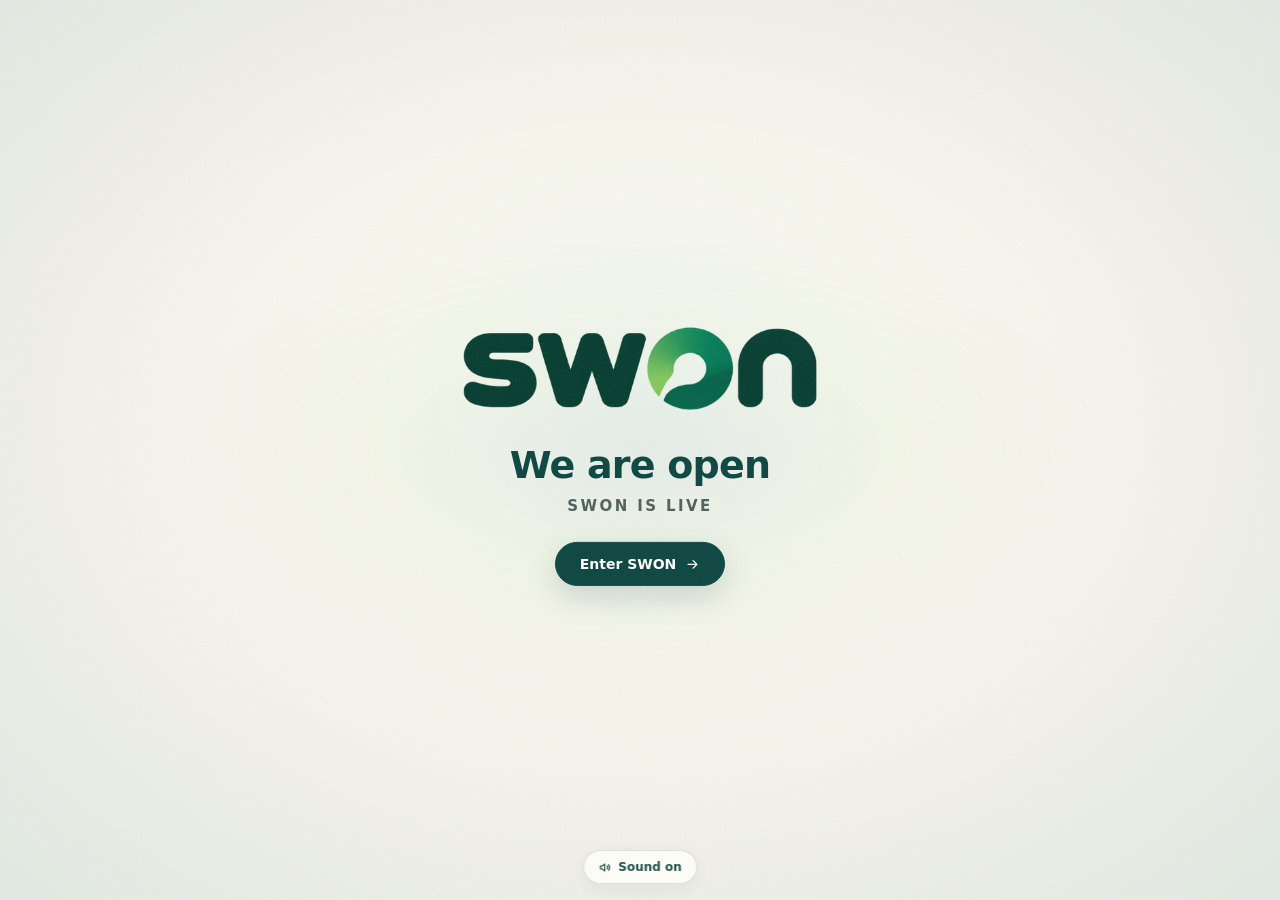
<file: swon_grand_opening.html>
<!doctype html>
<html lang="en">
<head>
<meta charset="utf-8">
<script>
(function () {
  var standalone = (window.matchMedia && window.matchMedia('(display-mode: standalone)').matches) || window.navigator.standalone === true;
  if (standalone) { location.replace('./home'); }
})();
</script>
<meta name="viewport" content="width=device-width, initial-scale=1, viewport-fit=cover">
<meta name="theme-color" content="#F6F3EC">
<title>SWON — Grand Opening</title>
<!--
  SWON · Grand Opening gate (standalone)
  ------------------------------------------------------------------
  Counts down to the launch time; at zero it plays a restrained
  celebration and hands over to the site.

  Launch time (first match wins)
    1. ?at=2026-10-25T11:00     (URL, handy for demos)
    2. data-launch="2026-10-25T11:00" on <main>
    3. default: the next 11:00 your device clock reaches
       (today if it is still ahead, otherwise tomorrow)

  Integration API
    window.SWONGate.open()          play the celebration + open state now
    window.SWONGate.reset()         clear "already celebrated" memory
    window.SWONGate.setLaunch(iso)  re-arm the gate to a new time
    window.SWONGate.debug()
    window event "swon:gate-open"
    ?preview=1  celebrate immediately      ?instant=1  skip the gate
    ?dev=1      show the dev bar           ?auto=0     never auto-continue
  Handover: set data-next="./home" and the gate moves on
  by itself once the celebration has played.
-->
<style>
:root{
  --cream:#F6F3EC; --cream-hi:#FFFDF8; --cream-lo:#EDF4EB;
  --green-deep:#0B4540; --green-dark:#115E59; --teal:#0F766E; --leaf:#8EDC5A;
  --ink:#10201E; --muted:#4F5F5C; --border:#E4DDD0;
  --ease:cubic-bezier(.19,.86,.24,1);
}
*,*::before,*::after{box-sizing:border-box}
html,body{margin:0;height:100%}
html.gate-lock,html.gate-lock body{overflow:hidden}
body{background:var(--cream);color:var(--ink);-webkit-font-smoothing:antialiased;
  font-family:Manrope,Inter,system-ui,-apple-system,"Segoe UI",Roboto,sans-serif}
button{font:inherit;color:inherit}
.sr{position:absolute;width:1px;height:1px;margin:-1px;padding:0;overflow:hidden;clip:rect(0 0 0 0);white-space:nowrap;border:0}

/* ---------- canvas ---------- */
.gate{position:fixed;inset:0;display:grid;place-items:center;overflow:hidden;isolation:isolate;
  padding:max(22px,env(safe-area-inset-top)) max(20px,env(safe-area-inset-right)) max(22px,env(safe-area-inset-bottom)) max(20px,env(safe-area-inset-left));
  background:radial-gradient(ellipse at 50% 42%,var(--cream-hi) 0%,var(--cream) 58%,var(--cream-lo) 100%)}
.gate::after{content:"";position:absolute;inset:0;pointer-events:none;
  background:radial-gradient(ellipse at 50% 50%,transparent 50%,rgba(11,69,64,.06) 100%)}
.gate::before{content:"";position:absolute;inset:0;z-index:3;pointer-events:none;opacity:.18;
  background-image:url("data:image/svg+xml,%3Csvg xmlns='http://www.w3.org/2000/svg' width='160' height='160'%3E%3Cfilter id='n'%3E%3CfeTurbulence type='fractalNoise' baseFrequency='.9' numOctaves='3' stitchTiles='stitch'/%3E%3CfeColorMatrix type='saturate' values='0'/%3E%3C/filter%3E%3Crect width='160' height='160' filter='url(%23n)' opacity='.4'/%3E%3C/svg%3E");
  background-size:160px 160px}
.glow{position:absolute;left:50%;top:46%;width:min(120vw,1100px);aspect-ratio:1;opacity:0;
  transform:translate(-50%,-50%) scale(.94);pointer-events:none;
  background:radial-gradient(circle,rgba(15,118,110,.10) 0%,rgba(142,220,90,.055) 32%,rgba(15,118,110,0) 62%)}
.play .glow{animation:ambient 9.5s .3s ease-in-out both}
.is-open .glow{animation:ambient 9.5s .3s ease-in-out both}

/* ---------- geometry that frames the clock ---------- */
.frame{position:absolute;left:50%;top:50%;transform:translate(-50%,-50%);width:min(92vw,760px);aspect-ratio:1.9/1;
  pointer-events:none;opacity:0;animation:frameIn 1.4s .2s ease both}
.frame svg{width:100%;height:100%;overflow:visible}
.frame path,.frame circle{fill:none;vector-effect:non-scaling-stroke}
.f-hair{stroke:rgba(15,118,110,.22);stroke-width:1;stroke-dasharray:2 9}
.f-rule{stroke:rgba(15,118,110,.30);stroke-width:1}
.f-ring{stroke:rgba(15,118,110,.16);stroke-width:1}
.f-tick{stroke:rgba(11,69,64,.34);stroke-width:1;stroke-linecap:round}
.is-open .frame{animation:frameOut .55s ease both}

/* ---------- panel ---------- */
.panel{position:relative;z-index:2;width:min(100%,900px);text-align:center}
.state{transition:opacity .55s ease,transform .55s var(--ease)}
.state-open{position:absolute;left:0;right:0;top:50%;transform:translateY(-44%);opacity:0;pointer-events:none}
.is-open .state-count{opacity:0;transform:translateY(-10px);pointer-events:none}
.is-open .state-open{opacity:1;transform:translateY(-50%);pointer-events:auto}

.brand{display:block;margin:0 auto clamp(16px,2.6vh,28px);width:clamp(150px,26vw,250px)}
.wordmark{display:block;width:100%;height:auto}
.wordmark-fallback{display:block;font-size:clamp(34px,10vw,78px);font-weight:800;letter-spacing:-.02em;color:var(--green-deep)}
.wordmark-fallback[hidden]{display:none}

.eyebrow{margin:0 0 clamp(10px,1.6vh,16px);font-size:11px;font-weight:800;letter-spacing:.24em;text-transform:uppercase;color:var(--teal)}
.headline{margin:0;font-size:clamp(19px,3.1vw,32px);font-weight:700;letter-spacing:-.015em;color:var(--green-deep)}
.rule{height:1px;margin:clamp(16px,2.6vh,26px) auto;width:min(100%,560px);
  background:linear-gradient(90deg,rgba(228,221,208,0),rgba(228,221,208,1) 22%,rgba(228,221,208,1) 78%,rgba(228,221,208,0))}

.clock{display:grid;grid-template-columns:repeat(4,1fr);gap:0;margin:0 auto;width:min(100%,760px)}
.unit{position:relative;padding:clamp(8px,1.4vh,14px) clamp(4px,1vw,16px)}
.unit+.unit{border-left:1px solid var(--border)}
.num{display:block;font-size:clamp(36px,7vw,80px);line-height:1;font-weight:800;letter-spacing:-.035em;
  color:var(--green-deep);font-variant-numeric:tabular-nums}
.lab{display:block;margin-top:clamp(8px,1.2vh,12px);font-size:clamp(10px,1.15vw,12px);font-weight:800;
  letter-spacing:.2em;text-transform:uppercase;color:var(--muted)}
.num.live{animation:tick 1s linear infinite}
.progress{position:relative;height:2px;margin:clamp(16px,2.4vh,24px) auto 0;width:min(100%,560px);
  background:rgba(228,221,208,.9);border-radius:2px;overflow:hidden}
.progress i{position:absolute;left:0;top:0;bottom:0;width:var(--p,0%);
  background:linear-gradient(90deg,rgba(15,118,110,.85),rgba(142,220,90,.85));transition:width 1s linear}

.when{margin:clamp(14px,2.2vh,22px) 0 0;font-size:clamp(13px,1.5vw,16px);font-weight:600;color:var(--green-dark)}
.note{margin:8px 0 0;font-size:clamp(11px,1.2vw,13px);color:var(--muted)}

/* ---------- opened state ---------- */
.open-halo{position:absolute;left:50%;top:50%;width:min(120vw,900px);aspect-ratio:2.2/1;opacity:0;transform:translate(-50%,-50%) scale(.7);
  pointer-events:none;filter:blur(4px);
  background:radial-gradient(ellipse at 50% 50%,rgba(15,118,110,.15) 0%,rgba(142,220,90,.09) 40%,rgba(15,118,110,0) 72%)}
.is-open .open-halo{animation:haloIn 1.15s .1s var(--ease) both}
.open-mark{position:relative;width:clamp(200px,34vw,380px);margin:0 auto clamp(14px,2.2vh,22px)}
.open-mark .wordmark{opacity:0;transform:translateY(10px) scale(.975);filter:blur(5px)}
.is-open .open-mark .wordmark{animation:logoIn 1s .28s var(--ease) both}
.is-open .open-mark .wordmark-fallback{animation:logoIn 1s .28s var(--ease) both}
.open-head{margin:0;font-size:clamp(22px,3.6vw,38px);font-weight:800;letter-spacing:-.02em;color:var(--green-deep);
  opacity:0;transform:translateY(8px)}
.is-open .open-head{animation:riseIn .8s .5s var(--ease) both}
.open-sub{margin:10px 0 0;font-size:clamp(12px,1.4vw,15px);letter-spacing:.16em;text-transform:uppercase;font-weight:700;
  color:var(--muted);opacity:0;transform:translateY(8px)}
.is-open .open-sub{animation:riseIn .8s .62s var(--ease) both}
.enter{margin-top:clamp(18px,3vh,30px);opacity:0;transform:translateY(10px)}
.is-open .enter{animation:riseIn .8s .8s var(--ease) both}
.btn{display:inline-flex;align-items:center;gap:9px;border:1px solid var(--green-deep);border-radius:999px;cursor:pointer;
  background:var(--green-deep);color:#fff;padding:13px 24px;font-size:14px;font-weight:700;white-space:nowrap;
  box-shadow:0 10px 30px rgba(11,69,64,.18);transition:transform .2s var(--ease),background .2s ease}
.btn:hover{background:#0d534c}.btn:active{transform:translateY(1px)}
.btn:focus-visible{outline:3px solid rgba(15,118,110,.5);outline-offset:3px}
.btn svg{width:15px;height:15px}

/* ---------- celebration ---------- */
.burst{position:absolute;left:50%;top:50%;width:0;height:0;pointer-events:none;z-index:4}
.burst i{position:absolute;left:0;top:0;width:var(--sz,6px);height:var(--sz,6px);border-radius:50%;
  filter:blur(.4px);
  background:radial-gradient(circle,rgba(15,118,110,.5) 0%,rgba(142,220,90,.5) 45%,rgba(142,220,90,.16) 70%,rgba(15,118,110,0) 100%);
  box-shadow:0 0 10px 3px rgba(15,118,110,.22);
  opacity:0;transform-origin:0 0}
.is-open .burst i{animation:burst var(--dur,1.5s) var(--d,0s) cubic-bezier(.16,.72,.3,1) both}
.shock{position:absolute;left:50%;top:50%;width:min(70vw,520px);aspect-ratio:1;border-radius:50%;
  transform:translate(-50%,-50%) scale(.35);opacity:0;pointer-events:none;z-index:3;
  border:1px solid rgba(15,118,110,.5)}
.is-open .shock{animation:shock 1.5s .05s var(--ease) both}
.shock.b{animation-delay:.3s;border-color:rgba(142,220,90,.45)}
.sweepwrap{position:absolute;inset:0;overflow:hidden;pointer-events:none;z-index:3}
.sweepline{position:absolute;top:0;bottom:0;left:0;width:26%;opacity:0;filter:blur(20px);
  transform:translateX(-140%) rotate(8deg);
  -webkit-mask-image:linear-gradient(180deg,transparent 0%,rgba(0,0,0,.6) 28%,#000 46%,#000 54%,rgba(0,0,0,.6) 72%,transparent 100%);
  mask-image:linear-gradient(180deg,transparent 0%,rgba(0,0,0,.6) 28%,#000 46%,#000 54%,rgba(0,0,0,.6) 72%,transparent 100%);
  background:linear-gradient(100deg,rgba(15,118,110,0) 0%,rgba(142,220,90,.12) 44%,rgba(255,255,255,.4) 50%,rgba(142,220,90,.12) 56%,rgba(15,118,110,0) 100%)}
.is-open .sweepline{animation:sweepGo 1.5s .15s cubic-bezier(.4,.05,.3,1) both}

/* ---------- controls ---------- */
.controls{position:absolute;left:50%;transform:translateX(-50%);bottom:calc(16px + env(safe-area-inset-bottom));z-index:6;
  display:flex;align-items:center;gap:8px;opacity:.42;transition:opacity .45s ease}
.gate:hover .controls,.controls:focus-within{opacity:.95}
.ctl{display:inline-flex;align-items:center;gap:7px;border:1px solid rgba(11,69,64,.16);border-radius:999px;cursor:pointer;
  white-space:nowrap;background:rgba(255,253,248,.92);color:var(--green-deep);padding:9px 14px;font-size:12px;font-weight:700;
  box-shadow:0 5px 20px rgba(11,69,64,.07);backdrop-filter:blur(10px);transition:border-color .2s ease,background .2s ease,transform .2s ease}
.ctl:hover{border-color:rgba(11,69,64,.34);background:rgba(255,255,255,.98)}
.ctl:active{transform:translateY(1px)}
.ctl:focus-visible{outline:3px solid rgba(15,118,110,.5);outline-offset:3px}
.ctl svg{width:13px;height:13px;flex:none}
.is-open .controls{opacity:.9}
.devbar{position:absolute;right:calc(16px + env(safe-area-inset-right));bottom:calc(16px + env(safe-area-inset-bottom));z-index:7;
  display:flex;gap:8px;opacity:.7}
.devbar[hidden]{display:none}
.gone{opacity:0;pointer-events:none;transition:opacity .45s ease}

/* ---------- keyframes ---------- */
@keyframes ambient{0%{opacity:0;transform:translate(-50%,-50%) scale(.93)}
  16%{opacity:.6;transform:translate(-50%,-50%) scale(1)}38%{opacity:.42;transform:translate(-50%,-50%) scale(.985)}
  60%{opacity:.58;transform:translate(-50%,-50%) scale(1.015)}82%{opacity:.44;transform:translate(-50%,-50%) scale(.995)}
  100%{opacity:.56;transform:translate(-50%,-50%) scale(1.01)}}
@keyframes frameIn{from{opacity:0}to{opacity:.85}}
@keyframes frameOut{from{opacity:1}to{opacity:0}}
@keyframes tick{0%{transform:scale(1.035);opacity:.86}34%{transform:scale(1);opacity:1}100%{transform:scale(1);opacity:1}}
@keyframes haloIn{0%{opacity:0;transform:translate(-50%,-50%) scale(.7)}
  58%{opacity:.66;transform:translate(-50%,-50%) scale(1)}100%{opacity:.4;transform:translate(-50%,-50%) scale(1.05)}}
@keyframes logoIn{0%{opacity:0;transform:translateY(10px) scale(.975);filter:blur(5px)}
  62%{opacity:1;filter:blur(0)}100%{opacity:1;transform:translateY(0) scale(1);filter:blur(0)}}
@keyframes riseIn{from{opacity:0;transform:translateY(8px)}to{opacity:1;transform:none}}
@keyframes shock{0%{opacity:0;transform:translate(-50%,-50%) scale(.35)}
  18%{opacity:.8}100%{opacity:0;transform:translate(-50%,-50%) scale(1.5)}}
@keyframes sweepGo{0%{opacity:0;transform:translateX(-145%) rotate(8deg)}
  16%{opacity:1}78%{opacity:.85}100%{opacity:0;transform:translateX(330%) rotate(8deg)}}
@keyframes burst{0%{opacity:0;transform:rotate(var(--a)) translateX(calc(var(--r) * .42)) scale(.4)}
  14%{opacity:.85}62%{opacity:.5}
  100%{opacity:0;transform:rotate(var(--a)) translateX(var(--r)) scale(1.05)}}
@keyframes entering{to{opacity:0}}

@media (max-width:560px){
  .clock{grid-template-columns:repeat(2,1fr);gap:0;width:min(100%,420px)}
  .unit:nth-child(odd){border-left:0}
  .unit:nth-child(n+3){border-top:1px solid var(--border)}
  .num{font-size:clamp(40px,15vw,64px)}
  .frame{width:min(96vw,520px);aspect-ratio:1.15/1}
  .ctl{padding:8px 12px;font-size:11px}
}
/* returning visitor: the doors are already open — arrive quietly, no burst */
.quiet .burst i,.quiet .shock,.quiet .sweepline{animation:none;opacity:0}
.quiet .frame{animation:none;opacity:0}
.quiet .open-halo{animation:none;opacity:.4;transform:translate(-50%,-50%) scale(1)}
.quiet .open-mark .wordmark,.quiet .open-mark .wordmark-fallback,
.quiet .open-head,.quiet .open-sub,.quiet .enter{animation:none;opacity:1;transform:none;filter:none}

@media (max-height:560px){ .when,.note{display:none} .rule{margin:10px auto} }
@media (prefers-reduced-motion:reduce){
  .play .glow,.is-open .glow{animation:none;opacity:.5}
  .num.live{animation:none}
  .is-open .burst i,.is-open .shock,.is-open .sweepline{animation:none;opacity:0}
  .is-open .open-mark .wordmark,.is-open .open-head,.is-open .open-sub,.is-open .enter,
  .is-open .open-mark .wordmark-fallback{opacity:1;transform:none;filter:none;animation:none}
  .frame{animation:none;opacity:1}
  .is-open .frame{opacity:0}
}
</style>
</head>
<body>

<main class="gate play" id="gate" data-launch="2026-10-25T04:35" data-next="./home" aria-label="SWON grand opening">
  <div class="glow" aria-hidden="true"></div>

  <div class="frame" aria-hidden="true">
    <svg viewBox="0 0 1000 526" preserveAspectRatio="xMidYMid meet">
      <path class="f-rule" d="M 60 263 H 940"/>
      <path class="f-rule" d="M 500 40 V 486" style="opacity:.55"/>
      <path class="f-hair" d="M 130 263 H 370 M 630 263 H 870"/>
      <circle class="f-ring" cx="500" cy="263" r="150"/>
      <circle class="f-ring" cx="500" cy="263" r="230" style="stroke-dasharray:2 12;opacity:.8"/>
      <path class="f-tick" d="M 493 106 h 14 M 493 420 h 14 M 343 256 v 14 M 643 256 v 14"/>
      <path class="f-hair" d="M 250 263 Q 500 130 750 263 M 250 263 Q 500 396 750 263"/>
    </svg>
  </div>

  <section class="panel">
    <div class="state state-count" id="stateCount">
      <span class="brand">
        <img class="wordmark" id="wordmark" src="public/assets/img/brand/swon-wordmark.png"
             width="559" height="161" alt="SWON" decoding="async">
        <span class="wordmark-fallback" id="wordmarkFallback" hidden>SWON</span>
      </span>
      <p class="eyebrow">Grand opening</p>
      <h1 class="headline">The doors open in</h1>
      <div class="rule"></div>

      <div class="clock" id="clock" aria-hidden="true">
        <div class="unit"><span class="num" id="numDays">00</span><span class="lab">Days</span></div>
        <div class="unit"><span class="num" id="numHours">00</span><span class="lab">Hours</span></div>
        <div class="unit"><span class="num" id="numMins">00</span><span class="lab">Minutes</span></div>
        <div class="unit"><span class="num live" id="numSecs">00</span><span class="lab">Seconds</span></div>
      </div>
      <p class="sr" id="liveStatus" aria-live="polite" aria-atomic="true"></p>

      <div class="progress" aria-hidden="true"><i id="bar"></i></div>
      <p class="when" id="whenLine">—</p>
      <p class="note" id="noteLine">Sign-in and job posting unlock the moment the timer ends.</p>
    </div>

    <div class="state state-open" id="stateOpen">
      <div class="open-halo" aria-hidden="true"></div>
      <div class="burst" id="burst" aria-hidden="true"></div>
      <div class="shock" aria-hidden="true"></div>
      <div class="shock b" aria-hidden="true"></div>
      <div class="open-mark">
        <img class="wordmark" src="public/assets/img/brand/swon-wordmark.png" width="559" height="161" alt="SWON">
      </div>
      <h2 class="open-head">We are open</h2>
      <p class="open-sub">SWON is live</p>
      <div class="enter">
        <button class="btn" id="enterBtn" type="button">
          Enter SWON
          <svg viewBox="0 0 24 24" fill="none" stroke="currentColor" stroke-width="2.2" stroke-linecap="round" stroke-linejoin="round" aria-hidden="true"><path d="M5 12h13"/><path d="M13 6l6 6-6 6"/></svg>
        </button>
      </div>
    </div>
  </section>

  <div class="sweepwrap" aria-hidden="true"><div class="sweepline"></div></div>

  <div class="controls" role="group" aria-label="Sound controls">
    <button class="ctl" id="soundBtn" type="button" aria-pressed="true" data-state="ready" aria-label="Sound on — starts after your first interaction">
      <svg viewBox="0 0 24 24" fill="none" stroke="currentColor" stroke-width="2.1" stroke-linecap="round" stroke-linejoin="round" aria-hidden="true"><path d="M4 9.5h3.2L12 5.5v13L7.2 14.5H4z"/><path d="M16.5 9.2a4 4 0 0 1 0 5.6"/><path d="M19 6.6a7.6 7.6 0 0 1 0 10.8"/></svg>
      <span id="soundLabel">Sound on</span>
    </button>
  </div>

  <div class="devbar" id="devbar" hidden>
    <button class="ctl" id="previewBtn" type="button">Preview celebration</button>
    <button class="ctl" id="resetBtn" type="button">Reset gate</button>
  </div>
</main>

<script>
(function(){
'use strict';

/* ============================== configuration ============================== */
var CFG = {
  /* default launch: the next 11:00 on the visitor's own clock */
  defaultHour: 11,
  defaultMinute: 0,
  celebrateEnd: 3.6,     /* seconds after opening before handing over */
  tickFrom: 10           /* quiet ticks during the final N seconds        */
};

var gate   = document.getElementById('gate');
if (!gate) return;
var params = new URLSearchParams(location.search);

/* ------------------------------- launch time ------------------------------ */
function nextDefaultLaunch(){
  var now = new Date();
  var t = new Date(now.getFullYear(), now.getMonth(), now.getDate(), CFG.defaultHour, CFG.defaultMinute, 0, 0);
  if (t.getTime() - now.getTime() < 30000) t.setDate(t.getDate() + 1);
  return t;
}
function parseLaunch(raw){
  if (!raw) return null;
  var m = String(raw).trim().match(/^(\d{4})-(\d{2})-(\d{2})(?:[T ](\d{2}):(\d{2})(?::(\d{2}))?)?/);
  if (!m) return null;
  var d = new Date(+m[1], +m[2] - 1, +m[3], m[4] ? +m[4] : 0, m[5] ? +m[5] : 0, m[6] ? +m[6] : 0, 0);
  return isNaN(d.getTime()) ? null : d;
}
var launch = parseLaunch(params.get('at')) || parseLaunch(gate.getAttribute('data-launch')) || nextDefaultLaunch();
var launchIso = launch.toISOString();

/* --------------------------------- memory -------------------------------- */
var KEY_SEEN = 'swon.gate.seen@' + launchIso;
function store(k, v){ try{ localStorage.setItem(k, v); }catch(e){} }
function read(k){ try{ return localStorage.getItem(k); }catch(e){ return null; } }

/* ------------------------------- handover -------------------------------- */
function safeNext(raw){ return /^(https?:\/\/|\/|\.\/)/i.test(raw || '') ? raw : ''; }
var nextUrl = safeNext(params.get('next') || gate.getAttribute('data-next') || '');
var autoGo  = params.get('auto') !== '0' && !!nextUrl;

/* --------------------------------- logo --------------------------------- */
var wordmark = document.getElementById('wordmark'), fallback = document.getElementById('wordmarkFallback');
var LOGO_SOURCES = [
  'public/assets/img/brand/swon-wordmark.png',
  'assets/img/brand/swon-wordmark.png',
  '../public/assets/img/brand/swon-wordmark.png',
  'swon-wordmark.png'
], logoIdx = 0, logoOk = false;
/* every wordmark on the page (count state + opened state) walks the same chain */
function wireLogo(img, onFail){
  var i = 0;
  img.addEventListener('load', function(){ logoOk = true; });
  img.addEventListener('error', function(){
    i++; if (i > logoIdx) logoIdx = i;
    if (i < LOGO_SOURCES.length) img.src = LOGO_SOURCES[i];
    else { img.hidden = true; if (onFail) onFail(); }
  });
}
wireLogo(wordmark, function(){ fallback.hidden = false; });
wireLogo(document.querySelector('.open-mark .wordmark'), null);

/* ================================ sound ================================== */
var S = { ctx:null, master:null, bus:null, live:[], wanted:true, state:'ready', gestureBound:false, ticked:0 };
function audioSupported(){ return !!(window.AudioContext || window.webkitAudioContext); }
function buildAudio(){
  if (S.ctx || !audioSupported()) return;
  var Ctx = window.AudioContext || window.webkitAudioContext, ctx = S.ctx = new Ctx();
  S.master = ctx.createGain(); S.master.gain.value = 0.85; S.master.connect(ctx.destination);
  var conv = ctx.createConvolver(), sr = ctx.sampleRate, len = Math.floor(sr * 1.4), buf = ctx.createBuffer(2, len, sr);
  for (var c=0;c<2;c++){ var d = buf.getChannelData(c);
    for (var i=0;i<len;i++){ var t = i/len; d[i] = (Math.random()*2-1) * Math.pow(1-t, 2.7); } }
  conv.buffer = buf;
  var wet = ctx.createGain(); wet.gain.value = 0.24; conv.connect(wet); wet.connect(S.master); S.reverb = conv;
}
function bus(){
  if (S.bus) return S.bus;
  var b = S.ctx.createGain(); b.gain.value = 1; b.connect(S.master); if (S.reverb) b.connect(S.reverb); S.bus = b; return b;
}
function tone(spec){
  if (!S.ctx || !S.wanted || S.ctx.state !== 'running') return;
  var ctx = S.ctx, b = bus(), at = Math.max(spec.at || ctx.currentTime + 0.01, ctx.currentTime + 0.005);
  var osc = ctx.createOscillator(), g = ctx.createGain();
  osc.type = spec.type || 'sine';
  osc.frequency.setValueAtTime(spec.freq, at);
  if (spec.to) osc.frequency.exponentialRampToValueAtTime(spec.to, at + spec.dur);
  var peak = Math.max(spec.gain, 0.0002), att = spec.attack == null ? 0.01 : spec.attack;
  var rel = spec.release == null ? Math.min(0.3, spec.dur * 0.4) : spec.release;
  g.gain.setValueAtTime(0.0001, at);
  g.gain.exponentialRampToValueAtTime(peak, at + att);
  g.gain.setValueAtTime(peak, at + Math.max(att, spec.dur - rel));
  g.gain.exponentialRampToValueAtTime(0.0001, at + spec.dur);
  var tail = osc;
  if (spec.filterTo){
    var f = ctx.createBiquadFilter(); f.type = 'lowpass'; f.Q.value = 0.6;
    f.frequency.setValueAtTime(spec.filterFrom || 500, at);
    f.frequency.exponentialRampToValueAtTime(spec.filterTo, at + spec.dur);
    osc.connect(f); tail = f;
  }
  tail.connect(g); g.connect(b);
  osc.start(at); osc.stop(at + spec.dur + 0.05);
  var v = {osc:osc, g:g}; S.live.push(v);
  osc.onended = function(){ for (var i=0;i<S.live.length;i++) if (S.live[i]===v){ S.live.splice(i,1); break; } try{ g.disconnect(); }catch(e){} };
}
function stopSound(){
  if (!S.ctx) return;
  var now = S.ctx.currentTime;
  if (S.bus){ try{ S.bus.gain.cancelScheduledValues(now); S.bus.gain.setTargetAtTime(0, now, 0.02); }catch(e){}
    (function(b){ setTimeout(function(){ try{ b.disconnect(); }catch(e){} }, 400); })(S.bus); S.bus = null; }
  for (var i=0;i<S.live.length;i++){
    try{ S.live[i].g.gain.cancelScheduledValues(now); S.live[i].g.gain.setTargetAtTime(0, now, 0.015); }catch(e){}
    try{ S.live[i].osc.stop(now + 0.3); }catch(e){}
  }
  S.live.length = 0;
}
function unlockSound(){
  if (!S.wanted || !audioSupported()) return;
  if (!S.ctx) buildAudio();
  if (!S.ctx) return;
  if (S.ctx.state === 'running'){ S.state = 'on'; paintSound(); return; }
  S.state = 'ready'; paintSound();
  if (S.gestureBound) return;
  S.gestureBound = true;
  var fire = function(){
    window.removeEventListener('pointerdown', fire); window.removeEventListener('keydown', fire); window.removeEventListener('touchstart', fire);
    S.gestureBound = false;
    if (!S.wanted || !S.ctx) return;
    var p = S.ctx.resume();
    var done = function(){ if (S.ctx.state === 'running'){ S.state = 'on'; paintSound(); } };
    if (p && p.then) p.then(done, done); else done();
  };
  window.addEventListener('pointerdown', fire, {passive:true});
  window.addEventListener('touchstart', fire, {passive:true});
  window.addEventListener('keydown', fire);
  var r = S.ctx.resume(); if (r && r.then) r.then(function(){ if (S.ctx.state === 'running'){ S.state='on'; paintSound(); } }, function(){});
}
function paintSound(){
  var btn = document.getElementById('soundBtn'), lbl = document.getElementById('soundLabel');
  btn.dataset.state = !S.wanted ? 'off' : (S.state === 'on' ? 'on' : 'ready');
  btn.setAttribute('aria-pressed', S.wanted ? 'true' : 'false');
  lbl.textContent = S.wanted ? 'Sound on' : 'Sound off';
}
function tickSound(){ tone({freq:1244.51, dur:0.09, gain:0.007, type:'triangle', attack:0.004, release:0.04}); }
function signature(){
  var ctx = S.ctx; if (!ctx || !S.wanted || ctx.state !== 'running') return;
  var b = bus(), t0 = ctx.currentTime + 0.02;
  tone({at:t0,          freq:523.25, dur:1.3,  gain:0.020, attack:0.014, release:0.8});
  tone({at:t0,          freq:1046.5, dur:0.95, gain:0.006, attack:0.014, release:0.55});
  tone({at:t0 + 0.13,   freq:783.99, dur:1.35, gain:0.018, attack:0.014, release:0.85});
  tone({at:t0 + 0.13,   freq:1567.98,dur:0.95, gain:0.005, attack:0.014, release:0.55});
  tone({at:t0 + 0.05,   freq:392.00, to:1174.66, dur:0.7, gain:0.006, attack:0.18, release:0.3, filterFrom:600, filterTo:3000});
  var from = t0 + 1.9, to = t0 + 3.1;
  b.gain.setValueAtTime(1, from); b.gain.linearRampToValueAtTime(0.0001, to);
}

/* ============================== countdown ================================ */
var el = { d:document.getElementById('numDays'), h:document.getElementById('numHours'),
           m:document.getElementById('numMins'), s:document.getElementById('numSecs'),
           bar:document.getElementById('bar'), when:document.getElementById('whenLine'),
           live:document.getElementById('liveStatus') };
var pad = function(n){ return (n < 10 ? '0' : '') + n; };
var DAY_MS = 86400000;   /* the progress rule fills across the final 24 hours */
var lastLive = '';

function whenText(){
  var day = launch.toLocaleDateString(undefined, {weekday:'long', day:'numeric', month:'long', year:'numeric'});
  var time = launch.toLocaleTimeString(undefined, {hour:'numeric', minute:'2-digit'});
  return day + ' · ' + time + ' (your local time)';
}
el.when.textContent = whenText();

function paint(){
  var left = launch.getTime() - Date.now();
  if (left < 0) left = 0;
  var total = Math.floor(left / 1000);
  var d = Math.floor(total / 86400), h = Math.floor(total % 86400 / 3600),
      m = Math.floor(total % 3600 / 60), s = total % 60;
  el.d.textContent = d > 99 ? String(d) : pad(d);
  el.h.textContent = pad(h); el.m.textContent = pad(m); el.s.textContent = pad(s);
  var p = Math.min(100, Math.max(0, (DAY_MS - left) / DAY_MS * 100));
  el.bar.style.setProperty('--p', p.toFixed(2) + '%');
  var say = d > 0 ? d + (d === 1 ? ' day, ' : ' days, ') : '';
  say += h + (h === 1 ? ' hour, ' : ' hours, ') + m + (m === 1 ? ' minute' : ' minutes') + ' to go';
  if (say !== lastLive){ lastLive = say; el.live.textContent = say; }
  if (S.wanted && total <= CFG.tickFrom && total > 0 && total !== S.ticked){ S.ticked = total; tickSound(); }
  if (left <= 0) openGate();
}

/* ============================== celebration ============================== */
var burst = document.getElementById('burst'), opened = false, timers = [];
function after(ms, fn){ timers.push(setTimeout(fn, ms)); }
function buildBurst(){
  if (burst.childElementCount) return;
  var rings = [
    {n:12, r:'clamp(70px,17vmin,190px)',  sz:'7px', d:.02},
    {n:12, r:'clamp(120px,28vmin,320px)', sz:'6px', d:.10},
    {n:12, r:'clamp(170px,40vmin,460px)', sz:'5px', d:.19}
  ];
  for (var R=0;R<rings.length;R++){
    for (var i=0;i<rings[R].n;i++){
      var b = document.createElement('i');
      var ang = (360 / rings[R].n) * i + (R * 13) + (i % 3) * 4;
      var dur = (1.25 + (i % 4) * 0.16).toFixed(2) + 's';
      var del = (rings[R].d + (i % 5) * 0.035).toFixed(3) + 's';
      b.setAttribute('style', '--a:' + ang + 'deg;--r:' + rings[R].r + ';--sz:' + rings[R].sz + ';--dur:' + dur + ';--d:' + del);
      burst.appendChild(b);
    }
  }
}

function openGate(opt){
  opt = opt || {};
  if (opened) return;
  opened = true;
  if (!opt.quiet) buildBurst();
  gate.classList.add('is-open');
  if (opt.quiet) gate.classList.add('quiet');
  if (!opt.preview && !opt.quiet){ try{ store(KEY_SEEN, '1'); }catch(e){} }
  if (!opt.quiet) signature();
  window.dispatchEvent(new CustomEvent('swon:gate-open', { detail:{ launch: launchIso, next: nextUrl, preview: !!opt.preview, quiet: !!opt.quiet } }));
  if (opt.preview || opt.quiet || !autoGo) return;
  after(CFG.celebrateEnd * 1000, function(){
    gate.classList.add('gone');
    after(520, function(){ location.assign(nextUrl); });
  });
}

/* ================================= API ================================== */
window.SWONGate = {
  version:'1.0',
  open: function(){ openGate(); },
  preview: function(){ restart(); openGate({preview:true}); },
  reset: function(){ try{ localStorage.removeItem(KEY_SEEN); }catch(e){} },
  setLaunch: function(iso){ var d = parseLaunch(iso); if (!d) return false; launch = d; launchIso = d.toISOString(); el.when.textContent = whenText(); return true; },
  celebrate: function(){ openGate(); },
  debug: function(){
    return { launch: launchIso, next: nextUrl, auto: autoGo, opened: opened, seen: read(KEY_SEEN) === '1',
             remaining: Math.max(0, launch.getTime() - Date.now()), sound: S.state, wanted: S.wanted,
             liveVoices: S.live.length, logoIndex: logoIdx, logoLoaded: logoOk };
  }
};

/* ================================ boot ================================== */
document.documentElement.classList.add('gate-lock');
if (!nextUrl) document.querySelector('.enter').hidden = true;   /* nothing to enter yet */
paintSound();
var enterBtn = document.getElementById('enterBtn');
enterBtn.addEventListener('click', function(){
  if (nextUrl){ gate.classList.add('gone'); after(420, function(){ location.assign(nextUrl); }); }
  else { gate.classList.add('gone'); after(450, function(){ gate.classList.remove('gone'); }); }
});
document.getElementById('soundBtn').addEventListener('click', function(){
  if (S.wanted){ S.wanted = false; stopSound(); S.state = 'off'; }
  else { S.wanted = true; unlockSound(); }
  paintSound();
});

function restart(){
  opened = false;
  gate.classList.remove('is-open','gone','quiet');
  burst.innerHTML = '';
  S.ticked = 0;
}

if (params.get('dev') === '1'){
  var dev = document.getElementById('devbar'); dev.hidden = false;
  document.getElementById('previewBtn').addEventListener('click', function(){ restart(); openGate({preview:true}); });
  document.getElementById('resetBtn').addEventListener('click', function(){ window.SWONGate.reset(); restart(); });
}

var isPreview = params.get('preview') === '1';
var isInstant = params.get('instant') === '1';
var alreadyOpen = Date.now() >= launch.getTime();
var alreadySeen = read(KEY_SEEN) === '1';

if (isInstant){
  if (nextUrl){ gate.classList.add('gone'); after(280, function(){ location.assign(nextUrl); }); }
  else openGate({ preview:true, quiet:true });
} else if (isPreview){
  openGate({ preview:true });
} else if (alreadyOpen){
  /* first visit after the doors opened → celebrate once; later visits arrive quietly */
  if (alreadySeen && autoGo){ location.replace(nextUrl); }
  else openGate({ preview: alreadySeen, quiet: alreadySeen });
} else {
  paint();
  setInterval(function(){ if (!opened) paint(); }, 250);
}
unlockSound();
})();
</script>
</body>
</html>
</file>
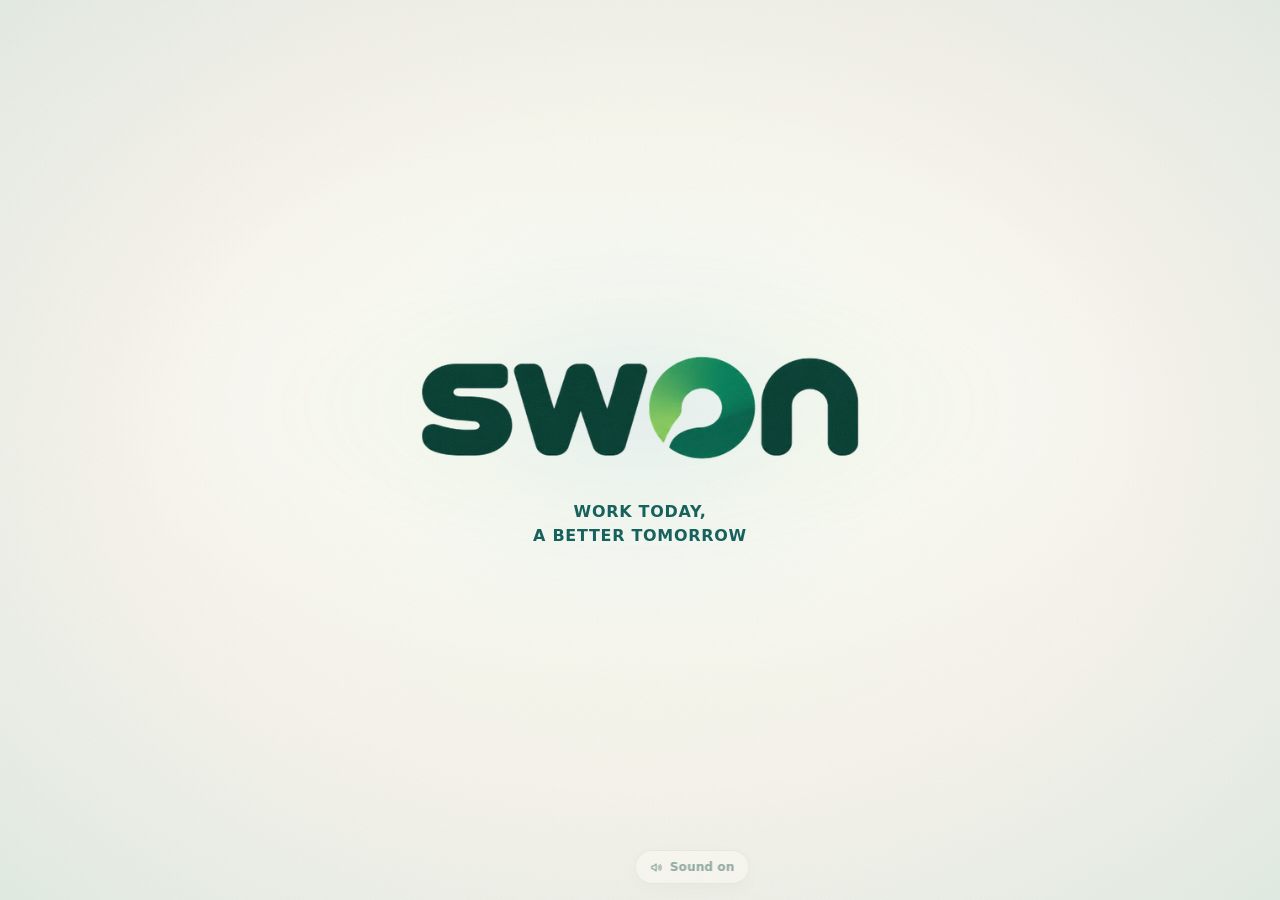
<file: swon_precision_reveal.html>
<!doctype html>
<html lang="en">
<head>
<meta charset="utf-8">
<meta name="viewport" content="width=device-width, initial-scale=1, viewport-fit=cover">
<meta name="theme-color" content="#F6F3EC">
<title>SWON — Brand Introduction</title>
<!--
  SWON · Brand Introduction (standalone web experience)
  ------------------------------------------------------------------
  Self-contained: no frameworks, no external requests, no build step.
  Logo   : public/assets/img/brand/swon-wordmark.png (official asset, autoloaded)
  Sound  : original Web Audio tones (no audio files required)
  Visual timeline
    0.00-0.60  canvas + ambient light + first point + hairlines
    0.60-1.50  points arrive into alignment, guides rule across
    1.50-2.50  connectors + lens arcs draw, light sweep passes through
    2.50-3.40  convergence: points exit, geometry recedes, halo builds
    3.40-4.30  official SWON wordmark reveal (two-note signature)
    4.30-5.20  brand hold (tagline settles, geometry gone)
    5.20-6.00  final settle, controls reach full contrast, "complete" event
  Integration API
    window.SWONIntro.{replay,finish,setSound,onComplete,debug}
    window event "swon:intro-complete"  |  ?next=/path  ?instant=1  ?dev=1
  Tagline: this line came with the existing prototype. If it is not official
  brand copy, set data-tagline="none" on <main> (or delete the <p>).
-->
<style>
:root{
  --cream:#F6F3EC; --cream-hi:#FFFDF8; --cream-lo:#EDF4EB;
  --green-deep:#0B4540; --green-dark:#115E59; --teal:#0F766E; --leaf:#8EDC5A;
  --ink:#10201E; --muted:#4F5F5C; --border:#E4DDD0; --white:#FFFFFF;
  --ease:cubic-bezier(.19,.86,.24,1);
  --svh:1vh;
  --stage-w:min(94vw, 940px, calc(78 * var(--svh) * 1.4286));
  --u:calc(var(--stage-w) / 1000);      /* one viewBox unit, in px */
}
@supports (height:1svh){ :root{ --svh:1svh } }
*,*::before,*::after{box-sizing:border-box}
html,body{margin:0;height:100%}
html.intro-lock,html.intro-lock body{overflow:hidden}
body{background:var(--cream);color:var(--ink);-webkit-font-smoothing:antialiased;
  font-family:Manrope,Inter,system-ui,-apple-system,"Segoe UI",Roboto,sans-serif}
button{font:inherit;color:inherit}

/* ---------- canvas ---------- */
.intro{position:fixed;inset:0;display:grid;place-items:center;isolation:isolate;overflow:hidden;
  padding:max(20px,env(safe-area-inset-top)) max(20px,env(safe-area-inset-right)) max(20px,env(safe-area-inset-bottom)) max(20px,env(safe-area-inset-left));
  background:radial-gradient(ellipse at 50% 44%,var(--cream-hi) 0%,var(--cream) 58%,var(--cream-lo) 100%)}
.intro::after{content:"";position:absolute;inset:0;pointer-events:none;
  background:radial-gradient(ellipse at 50% 50%,transparent 52%,rgba(11,69,64,.055) 100%)}
.intro::before{content:"";position:absolute;inset:0;z-index:3;pointer-events:none;opacity:.18;
  background-image:url("data:image/svg+xml,%3Csvg xmlns='http://www.w3.org/2000/svg' width='160' height='160'%3E%3Cfilter id='n'%3E%3CfeTurbulence type='fractalNoise' baseFrequency='.9' numOctaves='3' stitchTiles='stitch'/%3E%3CfeColorMatrix type='saturate' values='0'/%3E%3C/filter%3E%3Crect width='160' height='160' filter='url(%23n)' opacity='.4'/%3E%3C/svg%3E");
  background-size:160px 160px}
.wash{position:absolute;inset:0;pointer-events:none;opacity:0;
  background:radial-gradient(ellipse 62% 46% at 50% 45%,rgba(255,255,255,.85),rgba(255,255,255,0) 70%)}
.glow{position:absolute;left:50%;top:46.4%;width:calc(1200 * var(--u));aspect-ratio:1/1;opacity:0;
  transform:translate(-50%,-50%) scale(.94);pointer-events:none;transition:opacity .6s ease;
  background:radial-gradient(circle,rgba(15,118,110,.10) 0%,rgba(142,220,90,.055) 32%,rgba(15,118,110,0) 62%)}

/* ---------- stage (aspect locked to the SVG viewBox) ---------- */
.stage{position:relative;width:var(--stage-w);aspect-ratio:10/7;display:grid;place-items:center}
.stage>*{grid-area:1/1}
.geometry{position:absolute;inset:0;width:100%;height:100%;overflow:visible}
.geometry path,.geometry circle,.geometry ellipse{fill:none;vector-effect:non-scaling-stroke}
.g-axis{stroke:rgba(15,118,110,.5);stroke-width:1;stroke-dasharray:.014 .008}
.arc{stroke:rgba(15,118,110,.62);stroke-width:1}
.conn{stroke:rgba(15,118,110,.72);stroke-width:1}
.tick{stroke:rgba(11,69,64,.5);stroke-width:1;stroke-linecap:round}
.soft{stroke:rgba(15,118,110,.10);stroke-width:1}
.ring-in{stroke:rgba(15,118,110,.30);stroke-width:1;stroke-dasharray:3 9}
.ring-out{stroke:rgba(15,118,110,.18);stroke-width:1;stroke-dasharray:2 12}
.runner{stroke:rgba(15,118,110,.55);stroke-width:1.25;stroke-linecap:round;stroke-dasharray:78 1493}
.draw{stroke-dasharray:1;stroke-dashoffset:1;opacity:0}
.soft,.ring-in,.ring-out,.runner{opacity:0}

/* ---------- dust, points, light sweep ---------- */
.dust,.points,.sweepclip{position:absolute;inset:0;pointer-events:none}
.dust i{position:absolute;left:calc(50% + var(--x) * var(--u));top:calc(46.43% + var(--y) * var(--u));
  width:max(3px,calc(5 * var(--u)));aspect-ratio:1;border-radius:50%;opacity:0;transform:translate(-50%,-50%);
  background:radial-gradient(circle,rgba(15,118,110,.45),rgba(15,118,110,0) 72%)}
.pt{position:absolute;width:clamp(5px,calc(9 * var(--u)),10px);aspect-ratio:1;border-radius:50%;opacity:0;
  background:var(--teal);transform:translate(-50%,-50%);
  box-shadow:0 0 0 calc(4 * var(--u)) rgba(15,118,110,.06),0 0 calc(22 * var(--u)) calc(7 * var(--u)) rgba(15,118,110,.20)}
.pt.mid{background:linear-gradient(140deg,var(--leaf),var(--teal));width:clamp(6px,calc(11 * var(--u)),12px)}
.sweepclip{inset:-4%;overflow:hidden;border-radius:24px}
.sweep{position:absolute;top:-10%;left:0;width:34%;height:120%;opacity:0;filter:blur(15px);
  transform:translateX(-185%) rotate(9deg);
  -webkit-mask-image:linear-gradient(180deg,transparent 0%,rgba(0,0,0,.55) 26%,#000 44%,#000 56%,rgba(0,0,0,.55) 74%,transparent 100%);
  mask-image:linear-gradient(180deg,transparent 0%,rgba(0,0,0,.55) 26%,#000 44%,#000 56%,rgba(0,0,0,.55) 74%,transparent 100%);
  background:linear-gradient(100deg,rgba(15,118,110,0) 0%,rgba(15,118,110,.06) 28%,rgba(142,220,90,.10) 44%,rgba(255,255,255,.34) 50%,rgba(142,220,90,.10) 56%,rgba(15,118,110,.06) 72%,rgba(15,118,110,0) 100%)}

/* ---------- brand mark ---------- */
.mark{position:relative;z-index:2;display:flex;flex-direction:column;align-items:center;text-align:center;
  gap:clamp(10px,calc(26 * var(--u)),26px);margin-bottom:calc(12 * var(--u))}
.mark-logo{position:relative;width:clamp(200px,calc(500 * var(--u)),560px)}
.halo{position:absolute;left:50%;top:50%;width:150%;aspect-ratio:2.35/1;opacity:0;pointer-events:none;filter:blur(4px);
  transform:translate(-50%,-50%) scale(.72);
  background:radial-gradient(ellipse at 50% 50%,rgba(15,118,110,.15) 0%,rgba(142,220,90,.09) 40%,rgba(15,118,110,0) 72%)}
.wordmark{position:relative;display:block;width:100%;height:auto;opacity:0;transform:translateY(10px) scale(.978);filter:blur(5px)}
.wordmark-fallback{display:block;font-size:clamp(38px,calc(112 * var(--u)),112px);line-height:1.05;font-weight:800;
  letter-spacing:-.02em;color:var(--green-deep);opacity:0}
.wordmark-fallback[hidden]{display:none}
.tagline{margin:0;font-size:clamp(12px,calc(17 * var(--u)),17px);line-height:1.55;letter-spacing:.045em;
  text-transform:uppercase;color:var(--green-dark);font-weight:600;opacity:0;transform:translateY(8px)}
.tagline[hidden]{display:none}

/* ---------- controls ---------- */
.controls{position:absolute;left:50%;transform:translateX(-50%);bottom:calc(16px + env(safe-area-inset-bottom));z-index:6;
  display:flex;align-items:center;gap:8px;opacity:.42;transition:opacity .45s ease}
.intro:hover .controls,.controls:focus-within{opacity:.95}
.ctl{display:inline-flex;align-items:center;gap:7px;border:1px solid rgba(11,69,64,.16);border-radius:999px;cursor:pointer;
  white-space:nowrap;
  background:rgba(255,253,248,.92);color:var(--green-deep);padding:9px 14px;font-size:12px;font-weight:700;letter-spacing:.01em;
  box-shadow:0 5px 20px rgba(11,69,64,.07);backdrop-filter:blur(10px);transition:border-color .2s ease,background .2s ease,transform .2s ease}
.ctl:hover{border-color:rgba(11,69,64,.34);background:rgba(255,255,255,.98)}
.ctl:active{transform:translateY(1px)}
.ctl:focus-visible{outline:3px solid rgba(15,118,110,.55);outline-offset:3px}
.ctl svg{width:13px;height:13px;flex:none}
#replayBtn{opacity:0;visibility:hidden;transition:opacity .5s ease .1s,visibility 0s linear .6s}
.intro.is-complete #replayBtn,.intro.is-finished #replayBtn,.intro.is-reduced #replayBtn{
  opacity:1;visibility:visible;transition:opacity .5s ease,visibility 0s}
.skip{position:absolute;left:calc(16px + env(safe-area-inset-left));bottom:calc(16px + env(safe-area-inset-bottom));z-index:7;
  opacity:0;pointer-events:none;transform:translateY(6px)}
.skip:focus-visible{opacity:1;pointer-events:auto;transform:none}
@media (hover:none){.controls{opacity:.88}}
.devbar{position:absolute;right:calc(16px + env(safe-area-inset-right));bottom:calc(16px + env(safe-area-inset-bottom));z-index:7;opacity:.6}
.devbar[hidden]{display:none}

/* ---------- keyframes ---------- */
@keyframes washIn{from{opacity:0}to{opacity:1}}
@keyframes ambient{
  0%{opacity:0;transform:translate(-50%,-50%) scale(.93)}
  16%{opacity:.62;transform:translate(-50%,-50%) scale(1)}
  38%{opacity:.42;transform:translate(-50%,-50%) scale(.985)}
  60%{opacity:.60;transform:translate(-50%,-50%) scale(1.015)}
  82%{opacity:.44;transform:translate(-50%,-50%) scale(.995)}
  100%{opacity:.56;transform:translate(-50%,-50%) scale(1.01)}}
@keyframes drawIn{from{stroke-dashoffset:1;opacity:0}22%{opacity:var(--o,.4)}to{stroke-dashoffset:0;opacity:var(--o,.4)}}
@keyframes softIn{from{opacity:0}to{opacity:var(--o,.1)}}
@keyframes ringIn{from{opacity:0}to{opacity:var(--o,.5)}}
@keyframes run{from{stroke-dashoffset:0}to{stroke-dashoffset:-1571}}
@keyframes ptIn{0%{opacity:0;transform:translate(calc(-50% + var(--ox)),calc(-50% + var(--oy))) scale(.28)}
  26%{opacity:.72}100%{opacity:.86;transform:translate(-50%,-50%) scale(1)}}
@keyframes ptOut{0%{opacity:.86;transform:translate(-50%,-50%) scale(1)}
  35%{opacity:.6}100%{opacity:0;transform:translate(-50%,-50%) scale(.5)}}
@keyframes dustDrift{0%{opacity:0;transform:translate(-50%,-50%) scale(.4)}
  22%{opacity:.42}68%{opacity:.30}
  100%{opacity:0;transform:translate(calc(-50% + var(--tx) * var(--u)),calc(-50% + var(--ty) * var(--u))) scale(1.15)}}
@keyframes sweepGo{0%{opacity:0;transform:translateX(-185%) rotate(9deg)}
  16%{opacity:1}80%{opacity:.85}100%{opacity:0;transform:translateX(320%) rotate(9deg)}}
@keyframes haloIn{0%{opacity:0;transform:translate(-50%,-50%) scale(.72)}
  58%{opacity:.66;transform:translate(-50%,-50%) scale(1)}100%{opacity:.36;transform:translate(-50%,-50%) scale(1.05)}}
@keyframes logoIn{0%{opacity:0;transform:translateY(10px) scale(.978);filter:blur(5px)}
  62%{opacity:1;filter:blur(0)}100%{opacity:1;transform:translateY(0) scale(1);filter:blur(0)}}
@keyframes tagIn{from{opacity:0;transform:translateY(8px)}to{opacity:1;transform:none}}
@keyframes geoRecede{0%{opacity:1}30%{opacity:.4}100%{opacity:0}}

/* ---------- timeline (runs only while .play is present) ---------- */
.intro.play .wash{animation:washIn 1.1s ease both}
.intro.play .glow{animation:ambient 8.4s .35s ease-in-out both}
.intro.play .g-axis{animation:drawIn .72s var(--d) var(--ease) both}
.intro.play .arc,.intro.play .conn,.intro.play .tick{animation:drawIn .68s var(--d) var(--ease) both}
.intro.play .soft{animation:softIn 1.5s var(--d) ease both}
.intro.play .ring-in{animation:ringIn .9s var(--d) ease both}
.intro.play .ring-out{animation:ringIn 1.1s var(--d) ease both}
.intro.play .runner{animation:ringIn 1.1s var(--d) ease both,run 26s linear infinite}
.intro.play .pt{animation:ptIn .64s var(--d) var(--ease) both,ptOut .52s var(--od) var(--ease) forwards}
.intro.play .dust i{animation:dustDrift var(--dur,2.3s) var(--d) linear both}
.intro.play .sweep{animation:sweepGo 1.28s var(--d) cubic-bezier(.4,.05,.3,1) both}
.intro.play .geometry{animation:geoRecede .9s 2.5s ease both}
.intro.play .halo{animation:haloIn 1.1s 2.95s var(--ease) both}
.intro.play .wordmark{animation:logoIn 1s 3.4s var(--ease) both}
.intro.play .wordmark-fallback{animation:logoIn 1s 3.4s var(--ease) both}
.intro.play .tagline{animation:tagIn .75s 4.45s var(--ease) both}

/* ---------- settled frame, reduced motion, skip ---------- */
.intro.is-complete .glow{animation:none;opacity:.5;transform:translate(-50%,-50%) scale(1.01)}
.intro.is-complete .geometry{opacity:0}
.intro.is-complete .runner{animation-play-state:paused}
.intro.is-complete .halo{animation:none;opacity:.17;transform:translate(-50%,-50%) scale(1)}
.intro.is-complete .controls{opacity:.9}
.intro.is-leaving{transition:opacity .5s ease;opacity:0}

.intro.is-reduced .wash{animation:none;opacity:1}
.intro.is-reduced .geometry,.intro.is-reduced .dust,.intro.is-reduced .points,.intro.is-reduced .sweepclip{opacity:0;animation:none}
.intro.is-reduced .glow{animation:none;opacity:.46;transform:translate(-50%,-50%) scale(1)}
.intro.is-reduced .wordmark,.intro.is-reduced .wordmark-fallback{animation:none;opacity:1;transform:none;filter:none}
.intro.is-reduced .halo{animation:none;opacity:.17;transform:translate(-50%,-50%) scale(1)}
.intro.is-reduced .tagline{animation:none;opacity:1;transform:none}
.intro.is-reduced .controls{opacity:.9}

.intro.is-finished .geometry,.intro.is-finished .dust,.intro.is-finished .points,.intro.is-finished .sweepclip{opacity:0;animation:none}
.intro.is-finished .glow{animation:none;opacity:.5;transform:translate(-50%,-50%) scale(1.01)}
.intro.is-finished .wordmark{animation:none;opacity:1;transform:none;filter:none}
.intro.is-finished .halo{animation:none;opacity:.17;transform:translate(-50%,-50%) scale(1)}
.intro.is-finished .tagline{animation:none;opacity:1;transform:none}

@media (max-width:600px){
  .mark{gap:clamp(9px,calc(22 * var(--u)),22px)}
  .mark-logo{width:min(76vw,340px)}
  .tagline{font-size:13px;letter-spacing:.03em}
  .ctl{padding:8px 12px;font-size:11px}
}
@media (max-height:520px){ .tagline{display:none} }
</style>
</head>
<body>

<main class="intro" id="intro" data-next="" aria-label="SWON brand introduction">
  <div class="wash" aria-hidden="true"></div>
  <div class="glow" aria-hidden="true"></div>

  <section class="stage" aria-label="SWON logo animation">
    <div class="sweepclip" aria-hidden="true">
      <div class="sweep" style="--d:1.72s"></div>
    </div>

    <svg class="geometry" viewBox="0 0 1000 700" preserveAspectRatio="xMidYMid meet" aria-hidden="true">
      <!-- depth -->
      <ellipse class="soft" cx="500" cy="325" rx="330" ry="235" style="--d:.95s;--o:.12"/>
      <ellipse class="soft" cx="500" cy="325" rx="268" ry="196" style="--d:1.15s;--o:.08"/>
      <!-- alignment guides -->
      <circle class="ring-out" cx="500" cy="325" r="250" style="--d:.85s;--o:.20"/>
      <circle class="runner"   cx="500" cy="325" r="250" style="--d:1.05s;--o:.55"/>
      <circle class="ring-in"  cx="500" cy="325" r="160" style="--d:.70s;--o:.42"/>
      <path class="draw g-axis" pathLength="1" d="M 145 325 H 855" style="--d:.25s;--o:.34"/>
      <path class="draw g-axis" pathLength="1" d="M 500 55 V 600"  style="--d:.38s;--o:.26"/>
      <!-- lens arcs -->
      <path class="draw arc" pathLength="1" d="M 250 325 Q 500 75 750 325"  style="--d:1.90s;--o:.44"/>
      <path class="draw arc" pathLength="1" d="M 250 325 Q 500 575 750 325" style="--d:2.02s;--o:.30"/>
      <!-- connector diamond + register ticks -->
      <path class="draw conn" pathLength="1" d="M 500 165 L 660 325 L 500 485 L 340 325 Z" style="--d:1.74s;--o:.46"/>
      <path class="draw tick" pathLength="1" d="M 493 158 h 14 M 493 492 h 14 M 653 318 v 14 M 347 318 v 14" style="--d:2.42s;--o:.42"/>
    </svg>

    <div class="dust" aria-hidden="true">
      <i style="--x:74;--y:-202;--tx:5;--ty:-15;--d:1.05s;--dur:2.15s"></i>
      <i style="--x:228;--y:-121;--tx:19;--ty:-10;--d:1.105s;--dur:2.4s"></i>
      <i style="--x:283;--y:71;--tx:27;--ty:7;--d:1.16s;--dur:2.65s"></i>
      <i style="--x:128;--y:205;--tx:18;--ty:29;--d:1.215s;--dur:2.15s"></i>
      <i style="--x:-50;--y:200;--tx:-4;--ty:16;--d:1.27s;--dur:2.4s"></i>
      <i style="--x:-206;--y:161;--tx:-17;--ty:14;--d:1.325s;--dur:2.65s"></i>
      <i style="--x:-298;--y:-31;--tx:-28;--ty:-3;--d:1.38s;--dur:2.15s"></i>
      <i style="--x:-158;--y:-164;--tx:-24;--ty:-24;--d:1.435s;--dur:2.4s"></i>
      <i style="--x:-19;--y:-271;--tx:-1;--ty:-16;--d:1.49s;--dur:2.65s"></i>
      <i style="--x:120;--y:-177;--tx:12;--ty:-18;--d:1.545s;--dur:2.15s"></i>
      <i style="--x:242;--y:-69;--tx:27;--ty:-8;--d:1.6s;--dur:2.4s"></i>
      <i style="--x:277;--y:79;--tx:33;--ty:9;--d:1.655s;--dur:2.65s"></i>
      <i style="--x:-103;--y:-212;--tx:-7;--ty:-14;--d:1.71s;--dur:2.15s"></i>
      <i style="--x:-256;--y:-103;--tx:-20;--ty:-8;--d:1.765s;--dur:2.4s"></i>
    </div>

    <div class="points" aria-hidden="true">
      <span class="pt mid" style="left:50%;top:46.43%;--d:.10s;--od:2.50s;--ox:0px;--oy:0px"></span>
      <span class="pt" style="left:50%;top:23.57%;--d:.66s;--od:2.60s;--ox:0px;--oy:calc(-34 * var(--u))"></span>
      <span class="pt" style="left:66%;top:46.43%;--d:.71s;--od:2.65s;--ox:calc(34 * var(--u));--oy:0px"></span>
      <span class="pt" style="left:50%;top:69.29%;--d:.76s;--od:2.70s;--ox:0px;--oy:calc(34 * var(--u))"></span>
      <span class="pt" style="left:34%;top:46.43%;--d:.81s;--od:2.75s;--ox:calc(-34 * var(--u));--oy:0px"></span>
      <span class="pt" style="left:50%;top:10.71%;--d:.86s;--od:2.80s;--ox:0px;--oy:calc(-52 * var(--u))"></span>
      <span class="pt" style="left:75%;top:46.43%;--d:.91s;--od:2.85s;--ox:calc(52 * var(--u));--oy:0px"></span>
      <span class="pt" style="left:50%;top:82.14%;--d:.96s;--od:2.90s;--ox:0px;--oy:calc(52 * var(--u))"></span>
      <span class="pt" style="left:25%;top:46.43%;--d:1.01s;--od:2.95s;--ox:calc(-52 * var(--u));--oy:0px"></span>
    </div>

    <div class="mark">
      <div class="mark-logo">
        <div class="halo" aria-hidden="true"></div>
        <img class="wordmark" id="wordmark" src="public/assets/img/brand/swon-wordmark.png"
             width="559" height="161" alt="SWON" decoding="async">
        <span class="wordmark-fallback" id="wordmarkFallback" hidden>SWON</span>
      </div>
      <p class="tagline" id="tagline">Work Today,<br>A Better Tomorrow</p>
    </div>
  </section>

  <button class="ctl skip" id="skipBtn" type="button">Skip intro</button>

  <div class="controls" role="group" aria-label="Intro controls">
    <button class="ctl" id="replayBtn" type="button" aria-label="Replay the intro animation">
      <svg viewBox="0 0 24 24" fill="none" stroke="currentColor" stroke-width="2.1" stroke-linecap="round" stroke-linejoin="round" aria-hidden="true"><path d="M3 12a9 9 0 1 0 3.2-6.9"/><path d="M3 4v5h5"/></svg>
      Replay
    </button>
    <button class="ctl" id="soundBtn" type="button" aria-pressed="true" data-state="ready" aria-label="Sound on — starts after your first interaction">
      <svg viewBox="0 0 24 24" fill="none" stroke="currentColor" stroke-width="2.1" stroke-linecap="round" stroke-linejoin="round" aria-hidden="true"><path d="M4 9.5h3.2L12 5.5v13L7.2 14.5H4z"/><path d="M16.5 9.2a4 4 0 0 1 0 5.6"/><path d="M19 6.6a7.6 7.6 0 0 1 0 10.8"/></svg>
      <span id="soundLabel">Sound on</span>
    </button>
  </div>

  <div class="devbar" id="devbar" hidden>
    <button class="ctl" id="logoBtn" type="button">Replace logo (dev)</button>
    <input id="logoInput" type="file" accept="image/png,image/webp,image/svg+xml" hidden>
  </div>
</main>

<script>
(function(){
'use strict';

/* ============================= configuration ============================= */
var CFG = {
  total: 6.0,       /* one full pass of the visual timeline, seconds        */
  complete: 5.45,   /* when the frame counts as settled                     */
  sound: true       /* sound wanted by default (plays after a real gesture) */
};

/* =============================== elements =============================== */
var intro = document.getElementById('intro');
if (!intro) return;
var wordmark  = document.getElementById('wordmark'),
    fallback  = document.getElementById('wordmarkFallback'),
    tagline   = document.getElementById('tagline'),
    replayBtn = document.getElementById('replayBtn'),
    soundBtn  = document.getElementById('soundBtn'),
    soundLbl  = document.getElementById('soundLabel'),
    skipBtn   = document.getElementById('skipBtn'),
    devBar    = document.getElementById('devbar'),
    logoBtn   = document.getElementById('logoBtn'),
    logoInput = document.getElementById('logoInput');

var params = new URLSearchParams(location.search);
var nextUrl = (function(){
  var raw = params.get('next') || intro.getAttribute('data-next') || '';
  return /^(https?:\/\/|\/|\.\/)/i.test(raw) ? raw : '';
})();
if (params.get('tagline') === 'none' || intro.getAttribute('data-tagline') === 'none') tagline.hidden = true;

/* ============================== logo loading ============================= */
/* The official wordmark loads automatically. Extra paths only cover the file
   being moved into public/ or a nested page; the text mark is a last resort. */
var LOGO_SOURCES = [
  'public/assets/img/brand/swon-wordmark.png',
  'assets/img/brand/swon-wordmark.png',
  '../public/assets/img/brand/swon-wordmark.png',
  'swon-wordmark.png'
];
var logoIdx = 0, logoOk = false;
wordmark.addEventListener('load', function(){ logoOk = true; });
wordmark.addEventListener('error', function(){
  logoIdx++;
  if (logoIdx < LOGO_SOURCES.length) wordmark.src = LOGO_SOURCES[logoIdx];
  else { wordmark.hidden = true; fallback.hidden = false; }
});

/* =============================== timeline =============================== */
var timers = [], startedAt = 0, completed = false, doneCallbacks = [];
function after(ms, fn){ timers.push(setTimeout(fn, ms)); }
function clearTimers(){ for (var i=0;i<timers.length;i++) clearTimeout(timers[i]); timers.length = 0; }
function elapsed(){ return startedAt ? (performance.now() - startedAt) / 1000 : 0; }
function fireComplete(){
  if (completed) return;
  completed = true;
  intro.classList.add('is-complete');
  window.dispatchEvent(new CustomEvent('swon:intro-complete'));
  for (var i=0;i<doneCallbacks.length;i++){ try{ doneCallbacks[i](); }catch(e){} }
  if (nextUrl) after(650, function(){
    intro.classList.add('is-leaving');
    after(480, function(){ location.assign(nextUrl); });
  });
}

/* ============================= sound engine ============================= */
var S = { ctx:null, master:null, reverbInput:null, bus:null, live:[], wanted:CFG.sound,
          state:'off', gestureBound:false, queued:false };
var VOICES = 0;

function audioSupported(){ return !!(window.AudioContext || window.webkitAudioContext); }

function buildAudio(){
  if (S.ctx || !audioSupported()) return;
  var Ctx = window.AudioContext || window.webkitAudioContext;
  var ctx = S.ctx = new Ctx();
  S.master = ctx.createGain(); S.master.gain.value = 0.9; S.master.connect(ctx.destination);
  /* original small-room reverb, generated from a decaying-noise impulse */
  var conv = ctx.createConvolver(), sr = ctx.sampleRate, len = Math.floor(sr * 1.5);
  var buf = ctx.createBuffer(2, len, sr);
  for (var c=0;c<2;c++){
    var d = buf.getChannelData(c);
    for (var i=0;i<len;i++){ var t = i/len; d[i] = (Math.random()*2-1) * Math.pow(1-t, 2.7); }
  }
  conv.buffer = buf;
  var wet = ctx.createGain(); wet.gain.value = 0.26;
  conv.connect(wet); wet.connect(S.master);
  S.reverbInput = conv;
}

function startBus(){
  var bus = S.ctx.createGain(); bus.gain.value = 1;
  bus.connect(S.master);
  if (S.reverbInput) bus.connect(S.reverbInput);
  S.bus = bus;
  return bus;
}

/* one scheduled tone: {at,freq,to,dur,gain,type,attack,release,filterFrom,filterTo} */
function tone(bus, spec){
  var ctx = S.ctx, at = Math.max(spec.at, ctx.currentTime + 0.002), dur = spec.dur;
  var osc = ctx.createOscillator(), g = ctx.createGain();
  osc.type = spec.type || 'sine';
  osc.frequency.setValueAtTime(spec.freq, at);
  if (spec.to) osc.frequency.exponentialRampToValueAtTime(spec.to, at + dur);
  var peak = Math.max(spec.gain, 0.0002);
  var attack = spec.attack == null ? 0.02 : spec.attack;
  var release = spec.release == null ? Math.min(0.35, dur * 0.3) : spec.release;
  g.gain.setValueAtTime(0.0001, at);
  g.gain.exponentialRampToValueAtTime(peak, at + attack);
  g.gain.setValueAtTime(peak, at + Math.max(attack, dur - release));
  g.gain.exponentialRampToValueAtTime(0.0001, at + dur);
  var tail = osc;
  if (spec.filterTo){
    var f = ctx.createBiquadFilter(); f.type = 'lowpass'; f.Q.value = 0.6;
    f.frequency.setValueAtTime(spec.filterFrom || 500, at);
    f.frequency.exponentialRampToValueAtTime(spec.filterTo, at + dur);
    osc.connect(f); tail = f;
  }
  tail.connect(g); g.connect(bus);
  osc.start(at); osc.stop(at + dur + 0.06);
  VOICES++;
  var v = {osc:osc, g:g};
  S.live.push(v);
  osc.onended = function(){
    VOICES = Math.max(0, VOICES - 1);
    for (var i=0;i<S.live.length;i++) if (S.live[i] === v){ S.live.splice(i,1); break; }
    try{ g.disconnect(); }catch(e){}
  };
}

/* cue table — times mirror the visual timeline in the <style> block */
function scheduleCues(offset){
  if (offset > 4.9 || S.queued) return;
  S.queued = true;
  var ctx = S.ctx, base = ctx.currentTime + 0.06;
  var at = function(t){ return base + Math.max(0, t - offset); };
  var bus = startBus();
  var i, t, start;

  /* 1 · opening ambient texture: low pad that swells, holds, releases */
  var padDur = 3.5 - Math.max(0, offset);
  tone(bus, {at:at(0), freq:110.00, dur:padDur,        gain:0.021, attack:1.1, release:0.9, filterFrom:320, filterTo:900});
  tone(bus, {at:at(0), freq:164.81, dur:padDur * 0.92, gain:0.013, attack:1.5, release:0.8});
  tone(bus, {at:at(0), freq:329.63, dur:padDur * 0.80, gain:0.005, attack:1.8, release:0.7});

  /* 2 · alignment ticks, one per arriving point */
  for (i=0;i<8;i++){
    t = 0.68 + i * 0.05;
    if (t < offset - 0.12) continue;
    tone(bus, {at:at(t), freq:(i % 2 ? 1318.51 : 987.77), dur:0.11, gain:0.009, type:'triangle', attack:0.004, release:0.05});
  }

  /* 3 · connection: restrained rising sweep through the structure */
  if (1.75 >= offset - 0.12)
    tone(bus, {at:at(1.75), freq:392.00, to:587.33, dur:0.68, gain:0.010, attack:0.20, release:0.30, filterFrom:520, filterTo:2600});

  /* 4 · convergence: rising tonal build */
  var rise = [[2.62,329.63],[2.88,415.30],[3.10,493.88]];
  for (i=0;i<rise.length;i++){
    if (rise[i][0] < offset - 0.12) continue;
    tone(bus, {at:at(rise[i][0]), freq:rise[i][1], dur:0.58, gain:0.012, attack:0.12, release:0.34, filterFrom:400, filterTo:1800});
  }

  /* 5 · logo signature: warm two-note, a fifth apart, soft octave + fifth on top */
  var sig = [[3.42,523.25],[3.54,783.99]];
  for (i=0;i<sig.length;i++){
    if (sig[i][0] < offset - 0.12) continue;
    start = at(sig[i][0]);
    var f = sig[i][1];
    tone(bus, {at:start, freq:f,       dur:1.25, gain:0.020, attack:0.014, release:0.75});
    tone(bus, {at:start, freq:f * 2,   dur:0.95, gain:0.006, attack:0.014, release:0.55});
    tone(bus, {at:start, freq:f * 1.5, dur:0.75, gain:0.004, attack:0.020, release:0.45, type:'triangle'});
  }

  /* 6 · natural decay to silence */
  var from = Math.max(ctx.currentTime + 0.05, at(4.9));
  var to   = Math.max(from + 0.05, at(5.8));
  bus.gain.setValueAtTime(1, from);
  bus.gain.linearRampToValueAtTime(0.0001, to);
}

function stopSound(){
  if (!S.ctx) return;
  var now = S.ctx.currentTime, i;
  if (S.bus){
    try{ S.bus.gain.cancelScheduledValues(now); S.bus.gain.setTargetAtTime(0, now, 0.02); }catch(e){}
    (function(bus){ setTimeout(function(){ try{ bus.disconnect(); }catch(e){} }, 420); })(S.bus);
    S.bus = null;
  }
  for (i=0;i<S.live.length;i++){
    try{ S.live[i].g.gain.cancelScheduledValues(now); S.live[i].g.gain.setTargetAtTime(0, now, 0.015); }catch(e){}
    try{ S.live[i].osc.stop(now + 0.3); }catch(e){}
  }
  S.live.length = 0;
  S.queued = false;
}

function paintSound(){
  var st = !S.wanted ? 'off' : (S.state === 'on' ? 'on' : 'ready');
  soundBtn.dataset.state = st;
  soundBtn.setAttribute('aria-pressed', S.wanted ? 'true' : 'false');
  soundLbl.textContent = S.wanted ? 'Sound on' : 'Sound off';
  soundBtn.setAttribute('aria-label', !S.wanted
    ? 'Sound off — tap to enable the sound signature'
    : (S.state === 'on' ? 'Sound on — tap to mute' : 'Sound on — starts after your first interaction'));
  soundBtn.title = !S.wanted
    ? 'Sound is muted'
    : (S.state === 'on' ? 'Sound is on' : 'Sound starts after your first tap or key press');
}

function bindGesture(){
  if (S.gestureBound) return;
  S.gestureBound = true;
  var fire = function(){
    window.removeEventListener('pointerdown', fire);
    window.removeEventListener('touchstart', fire);
    window.removeEventListener('keydown', fire);
    S.gestureBound = false;
    if (S.wanted) startIfRunning();
  };
  window.addEventListener('pointerdown', fire, {passive:true});
  window.addEventListener('touchstart', fire, {passive:true});
  window.addEventListener('keydown', fire);
}

function startIfRunning(){
  if (!S.ctx || S.ctx.state !== 'running' || S.bus) return;
  var el = elapsed();
  if (!startedAt || el >= CFG.total || el > 4.9){ S.state = 'ready'; paintSound(); return; }
  S.state = 'on'; paintSound();
  scheduleCues(el);
}

function startSound(offset){
  if (!S.wanted || !audioSupported()) return;
  if (!S.ctx) buildAudio();
  if (!S.ctx) return;
  if (S.ctx.state === 'running'){
    S.state = 'on'; paintSound();
    if (!S.bus) scheduleCues(offset);
    return;
  }
  /* browser gate: keep the intent, arm the first real interaction */
  S.state = 'ready'; paintSound(); bindGesture();
  var p = S.ctx.resume();
  if (p && p.then) p.then(function(){ startIfRunning(); }, function(){ paintSound(); });
}

function setSound(on){
  S.wanted = !!on;
  if (!on){ stopSound(); S.state = 'off'; }
  else { S.state = 'ready'; startSound(elapsed()); }
  paintSound();
}

/* =============================== playback =============================== */
var reduceMQ = window.matchMedia('(prefers-reduced-motion: reduce)');
function isReduced(){ return !!(reduceMQ && reduceMQ.matches); }

function play(){
  clearTimers();
  stopSound();
  completed = false;
  intro.classList.remove('play','is-complete','is-leaving','is-finished');
  void intro.offsetWidth;                    /* restart the CSS timeline cleanly */
  intro.classList.add('play');
  startedAt = performance.now();
  document.dispatchEvent(new CustomEvent('swon:intro-play'));
  if (isReduced()){                          /* honour the OS preference */
    intro.classList.add('is-reduced');
    after(200, fireComplete);
    return;
  }
  startSound(0);
  after(CFG.complete * 1000, fireComplete);
}

function finish(){
  clearTimers();
  stopSound();
  completed = false;
  intro.classList.remove('play','is-reduced');
  intro.classList.add('is-finished');
  startedAt = 0;
  after(150, fireComplete);
}

/* =============================== controls =============================== */
replayBtn.addEventListener('click', play);
soundBtn.addEventListener('click', function(){ setSound(!S.wanted); });
skipBtn.addEventListener('click', finish);

/* dev-only logo swap, reachable with ?dev=1 and never shown in normal play */
if (params.get('dev') === '1'){
  devBar.hidden = false;
  logoBtn.addEventListener('click', function(){ logoInput.click(); });
  logoInput.addEventListener('change', function(){
    var file = logoInput.files && logoInput.files[0];
    if (!file) return;
    wordmark.src = URL.createObjectURL(file);
    wordmark.hidden = false; fallback.hidden = true;
    wordmark.addEventListener('load', function once(){ wordmark.removeEventListener('load', once); play(); });
  });
}

/* ================================= init ================================= */
document.documentElement.classList.add('intro-lock');
paintSound();
if (params.get('instant') === '1') finish(); else play();

/* ============================== public API ============================== */
window.SWONIntro = {
  version: '2.0',
  config: CFG,
  replay: play,
  finish: finish,
  setSound: setSound,
  isSoundOn: function(){ return S.wanted; },
  setNext: function(url){ nextUrl = url || ''; },
  setTagline: function(text){
    if (!text){ tagline.hidden = true; return; }
    tagline.textContent = text;
    tagline.hidden = false;
  },
  onComplete: function(fn){ if (typeof fn === 'function') doneCallbacks.push(fn); },
  destroy: function(){
    clearTimers(); stopSound();
    intro.classList.remove('play','is-complete','is-finished','is-reduced');
    document.documentElement.classList.remove('intro-lock');
    if (S.ctx){ try{ S.ctx.close(); }catch(e){} S.ctx = null; }
  },
  debug: function(){
    return { state: S.state, wanted: S.wanted, liveVoices: S.live.length, voicesCreated: VOICES,
             pendingTimers: timers.length, elapsed: +elapsed().toFixed(2),
             logoIndex: logoIdx, logoLoaded: logoOk, reducedMotion: isReduced(), next: nextUrl };
  }
};
})();
</script>
</body>
</html>
</file>
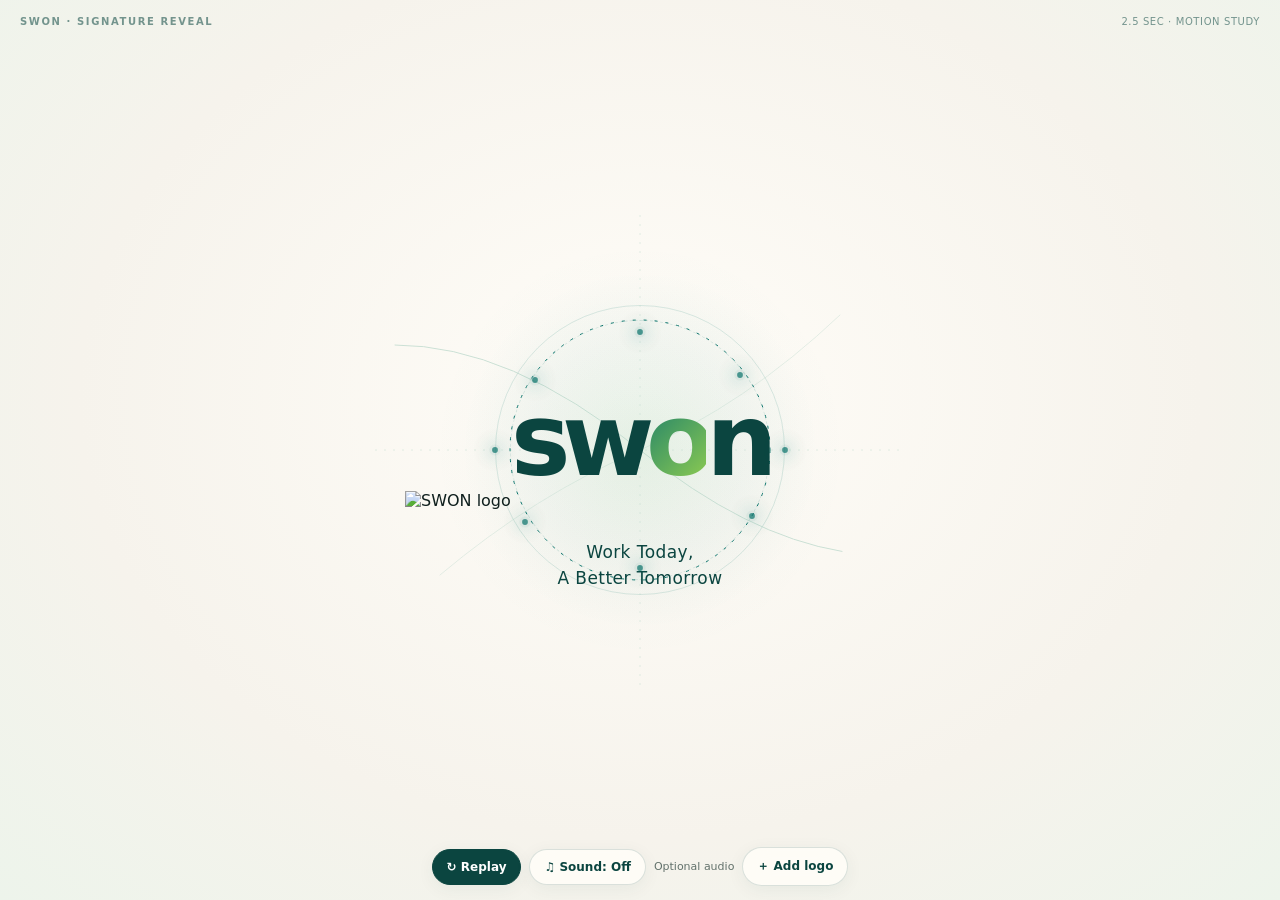
<file: swon_precision_reveal.original.backup.html>
<!doctype html>
<html lang="en"><head>
<meta charset="utf-8"><meta name="viewport" content="width=device-width, initial-scale=1, viewport-fit=cover">
<meta name="theme-color" content="#f6f3ec"><title>SWON — Precision Reveal</title>
<style>
:root{--cream:#F6F3EC;--green:#0B4540;--teal:#0F766E;--line:#BBD8CB;--ink:#10201E;--muted:#62716B}
*{box-sizing:border-box}html,body{margin:0;width:100%;height:100%;background:var(--cream);color:var(--ink);font-family:Inter,system-ui,-apple-system,"Segoe UI",sans-serif}body{overflow:hidden}button{font:inherit}
.app{min-height:100svh;display:grid;place-items:center;padding:20px;position:relative;isolation:isolate;background:radial-gradient(ellipse at 50% 44%,#fffdf8 0%,var(--cream) 62%,#edf4eb 100%);overflow:hidden}
.ambient{position:absolute;inset:0;pointer-events:none;opacity:.5;background:radial-gradient(circle at 50% 50%,rgba(15,118,110,.07),transparent 27%);animation:ambient 4s ease-in-out infinite alternate}
.stage{position:relative;width:min(100%,680px);height:min(78svh,570px);min-height:340px;display:grid;place-items:center}
.guide{position:absolute;inset:0;width:100%;height:100%;pointer-events:none}
.guide line,.guide circle,.guide path{fill:none;stroke:var(--line);stroke-width:1;vector-effect:non-scaling-stroke}.guide .axis{stroke-dasharray:2 7;opacity:0;animation:axisIn .4s .42s ease forwards}
.logo-wrap{position:relative;z-index:2;width:min(78%,470px);opacity:0;transform:translateY(7px) scale(.965);filter:blur(5px);animation:logoIn .52s 1.19s cubic-bezier(.2,.8,.2,1) forwards}
.logo-image{display:block;width:100%;height:auto;object-fit:contain}.logo-fallback{display:block;text-align:center;font-size:clamp(48px,11vw,100px);line-height:1;font-weight:900;letter-spacing:-.085em;color:var(--green)}.logo-fallback .o{background:linear-gradient(135deg,#0f766e,#9ad44e);color:transparent;background-clip:text;-webkit-background-clip:text}
.tagline{position:absolute;top:calc(50% + min(16vw,90px));width:100%;text-align:center;color:var(--green);font-size:clamp(12px,2vw,17px);letter-spacing:.025em;line-height:1.5;opacity:0;transform:translateY(6px);animation:tagIn .35s 1.72s ease forwards}
.point{position:absolute;left:50%;top:50%;width:8px;height:8px;border-radius:50%;background:var(--teal);box-shadow:0 0 0 4px rgba(15,118,110,.07),0 0 24px 8px rgba(15,118,110,.22);transform:translate(-50%,-50%) scale(.15);opacity:0;z-index:3}
.point.main{width:12px;height:12px;animation:pointIn .3s .1s ease forwards,pointOut .25s 1.25s ease forwards}
.point.p{animation:pointMove .5s var(--delay) cubic-bezier(.2,.8,.2,1) forwards}
.p1{--x:-105px;--y:-70px;--delay:.58s}.p2{--x:100px;--y:-75px;--delay:.62s}.p3{--x:-115px;--y:72px;--delay:.68s}.p4{--x:112px;--y:66px;--delay:.72s}.p5{--x:0px;--y:-118px;--delay:.76s}.p6{--x:0px;--y:118px;--delay:.8s}.p7{--x:-145px;--y:0px;--delay:.84s}.p8{--x:145px;--y:0px;--delay:.88s}
.pathline{stroke:var(--teal);stroke-width:1.25;fill:none;stroke-linecap:round;stroke-dasharray:500;stroke-dashoffset:500;opacity:.75;animation:drawLine .48s .35s ease-out forwards}
.orbit{position:absolute;width:min(53vw,290px);aspect-ratio:1;border:1px solid rgba(15,118,110,.14);border-radius:50%;opacity:0;transform:scale(.82);animation:orbitIn .5s .85s ease-out forwards}.orbit:after{content:"";position:absolute;inset:14px;border:1px dashed rgba(15,118,110,.14);border-radius:50%}
.flash{position:absolute;width:min(62vw,360px);aspect-ratio:1;border-radius:50%;background:radial-gradient(circle,rgba(110,190,132,.13),rgba(15,118,110,.04) 42%,transparent 70%);opacity:0;animation:flashIn .45s 1.2s ease-out forwards}
.controls{position:fixed;z-index:10;left:0;right:0;bottom:max(14px,env(safe-area-inset-bottom));display:flex;justify-content:center;align-items:center;gap:8px;padding:0 12px}
.control{border:1px solid rgba(11,69,64,.15);border-radius:999px;background:rgba(255,253,248,.9);color:var(--green);padding:10px 14px;box-shadow:0 4px 18px rgba(11,69,64,.06);font-size:12px;font-weight:700;cursor:pointer;backdrop-filter:blur(12px)}
.control.primary{background:var(--green);color:white;border-color:var(--green)}.control:focus-visible{outline:3px solid #65bca4;outline-offset:3px}
.sound-state{font-size:11px;color:var(--muted);min-width:60px;text-align:center}.brand-label{position:fixed;top:max(16px,env(safe-area-inset-top));left:20px;font-size:10px;letter-spacing:.16em;text-transform:uppercase;color:rgba(11,69,64,.55);font-weight:800}.duration-label{position:fixed;top:max(16px,env(safe-area-inset-top));right:20px;font-size:10px;color:rgba(11,69,64,.55);letter-spacing:.06em}
@keyframes ambient{from{opacity:.25}to{opacity:.7}}@keyframes axisIn{to{opacity:.42}}@keyframes pointIn{to{opacity:1;transform:translate(-50%,-50%) scale(1)}}@keyframes pointOut{to{opacity:0;transform:translate(-50%,-50%) scale(.3)}}@keyframes pointMove{0%{opacity:0;transform:translate(-50%,-50%) scale(.2)}25%{opacity:.9}100%{opacity:.75;transform:translate(calc(-50% + var(--x)),calc(-50% + var(--y))) scale(.72)}}@keyframes drawLine{to{stroke-dashoffset:0}}@keyframes orbitIn{to{opacity:1;transform:scale(1)}}@keyframes flashIn{to{opacity:1}}@keyframes logoIn{0%{opacity:0;transform:translateY(7px) scale(.965);filter:blur(5px)}75%{opacity:1;filter:blur(0);transform:translateY(0) scale(1.012)}100%{opacity:1;filter:blur(0);transform:translateY(0) scale(1)}}@keyframes tagIn{to{opacity:1;transform:translateY(0)}}
.app.replay .logo-wrap{animation:logoIn .52s 1.19s cubic-bezier(.2,.8,.2,1) both}.app.replay .tagline{animation:tagIn .35s 1.72s ease both}.app.replay .point.main{animation:pointIn .3s .1s ease both,pointOut .25s 1.25s ease both}.app.replay .point.p{animation:pointMove .5s var(--delay) cubic-bezier(.2,.8,.2,1) both}.app.replay .pathline{animation:drawLine .48s .35s ease-out both}.app.replay .orbit{animation:orbitIn .5s .85s ease-out both}.app.replay .flash{animation:flashIn .45s 1.2s ease-out both}
@media(max-width:600px){.app{padding:12px}.stage{height:min(66svh,560px);min-height:300px}.logo-wrap{width:min(82%,390px)}.tagline{top:calc(50% + 15vw);font-size:13px}.p1{--x:-75px;--y:-60px}.p2{--x:72px;--y:-62px}.p3{--x:-80px;--y:60px}.p4{--x:80px;--y:60px}.p5{--y:-95px}.p6{--y:95px}.p7{--x:-102px}.p8{--x:102px}.controls{gap:6px}.control{padding:10px 12px;font-size:11px}.brand-label{left:12px}.duration-label{right:12px}}
@media(prefers-reduced-motion:reduce){*,*:before,*:after{animation-duration:.01ms!important;animation-iteration-count:1!important}.logo-wrap,.tagline{opacity:1;filter:none;transform:none}.point{display:none}.guide .axis{opacity:.2}}
</style></head><body>
<main class="app replay" id="app" aria-label="SWON logo animation">
<div class="ambient"></div><div class="brand-label">SWON · Signature Reveal</div><div class="duration-label">2.5 SEC · MOTION STUDY</div>
<section class="stage" aria-label="Animated SWON logo reveal">
<div class="orbit"></div><div class="flash"></div>
<svg class="guide" viewBox="0 0 680 570" preserveAspectRatio="xMidYMid meet" aria-hidden="true">
<line class="axis" x1="340" y1="50" x2="340" y2="520"/><line class="axis" x1="75" y1="285" x2="605" y2="285"/>
<circle cx="340" cy="285" r="130" style="opacity:0;stroke:var(--teal);stroke-dasharray:3 8;animation:orbitIn .5s .85s ease-out forwards"/>
<path class="pathline" d="M 95 180 Q 210 180 340 285 T 585 390"/>
<path class="pathline" style="animation-delay:.48s;opacity:.38" d="M 140 410 Q 235 330 340 285 T 540 150"/>
</svg>
<span class="point main"></span><span class="point p p1"></span><span class="point p p2"></span><span class="point p p3"></span><span class="point p p4"></span><span class="point p p5"></span><span class="point p p6"></span><span class="point p p7"></span><span class="point p p8"></span>
<div class="logo-wrap" id="logoWrap"><div class="logo-fallback" id="logoFallback" aria-label="SWON">sw<span class="o">o</span>n</div><img class="logo-image" id="logoImage" alt="SWON logo" hidden></div>
<div class="tagline">Work Today,<br>A Better Tomorrow</div>
</section>
<nav class="controls" aria-label="Animation controls"><button class="control primary" id="replayBtn" type="button">↻ Replay</button><button class="control" id="soundBtn" type="button" aria-pressed="false">♫ Sound: Off</button><span class="sound-state" id="soundState">Optional audio</span><button class="control" id="logoBtn" type="button">＋ Add logo</button></nav>
<input id="logoInput" type="file" accept="image/png,image/webp,image/svg+xml" hidden>
</main>
<script>
(()=>{const app=document.getElementById('app'),replayBtn=document.getElementById('replayBtn'),soundBtn=document.getElementById('soundBtn'),soundState=document.getElementById('soundState'),logoBtn=document.getElementById('logoBtn'),logoInput=document.getElementById('logoInput'),logoImage=document.getElementById('logoImage'),logoFallback=document.getElementById('logoFallback');let soundOn=false,audioCtx=null,soundTimer=null,logoUrl=null;
function tone(freq,start,duration,volume,type='sine'){if(!soundOn)return;try{audioCtx=audioCtx||new(window.AudioContext||window.webkitAudioContext)();if(audioCtx.state==='suspended')audioCtx.resume();const osc=audioCtx.createOscillator(),gain=audioCtx.createGain();osc.type=type;osc.frequency.setValueAtTime(freq,audioCtx.currentTime+start);gain.gain.setValueAtTime(.0001,audioCtx.currentTime+start);gain.gain.exponentialRampToValueAtTime(volume,audioCtx.currentTime+start+.035);gain.gain.exponentialRampToValueAtTime(.0001,audioCtx.currentTime+start+duration);osc.connect(gain);gain.connect(audioCtx.destination);osc.start(audioCtx.currentTime+start);osc.stop(audioCtx.currentTime+start+duration+.03)}catch(e){soundState.textContent='Audio unavailable'}}
function soundCue(){clearTimeout(soundTimer);if(!soundOn)return;tone(392,.12,.22,.018);soundTimer=setTimeout(()=>{tone(523.25,0,.38,.024);tone(659.25,.09,.42,.014)},1320)}
function replay(){app.classList.remove('replay');void app.offsetWidth;app.classList.add('replay');soundCue()}
replayBtn.addEventListener('click',replay);soundBtn.addEventListener('click',()=>{soundOn=!soundOn;soundBtn.textContent=soundOn?'♫ Sound: On':'♫ Sound: Off';soundBtn.setAttribute('aria-pressed',String(soundOn));soundState.textContent=soundOn?'Soft tone enabled':'Optional audio';if(soundOn){try{audioCtx=audioCtx||new(window.AudioContext||window.webkitAudioContext)();audioCtx.resume()}catch(e){}replay()}else clearTimeout(soundTimer)});
logoBtn.addEventListener('click',()=>logoInput.click());logoInput.addEventListener('change',()=>{const file=logoInput.files&&logoInput.files[0];if(!file)return;if(logoUrl)URL.revokeObjectURL(logoUrl);logoUrl=URL.createObjectURL(file);logoImage.src=logoUrl;logoImage.hidden=false;logoFallback.style.display='none';logoBtn.textContent='✓ Logo added';logoImage.onload=replay});replay()})();
</script></body></html>
</file>
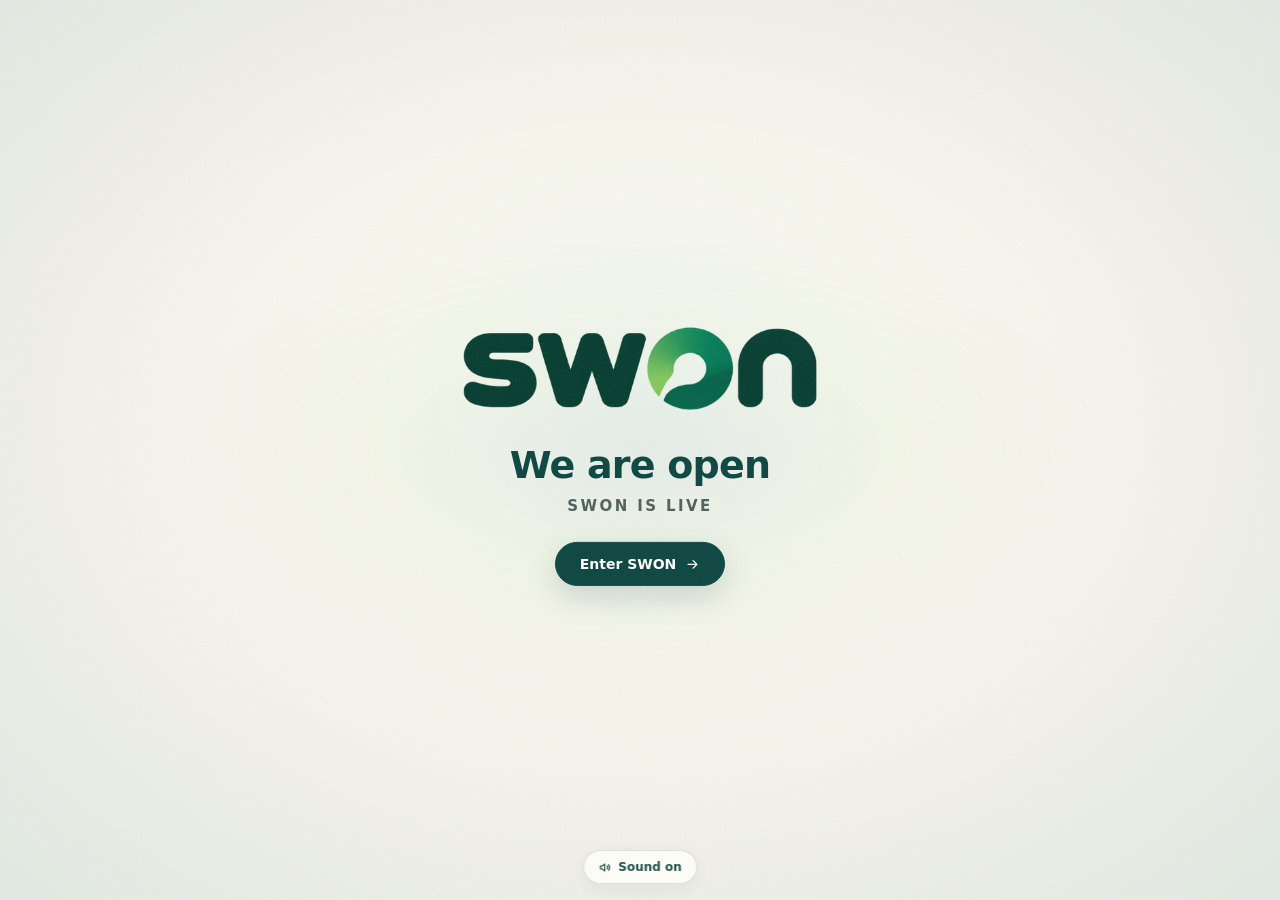
<file: public/grand-opening.html>
<!doctype html>
<html lang="en">
<head>
<meta charset="utf-8">
<script>
(function () {
  var standalone = (window.matchMedia && window.matchMedia('(display-mode: standalone)').matches) || window.navigator.standalone === true;
  if (standalone) { location.replace('./home'); }
})();
</script>
<meta name="viewport" content="width=device-width, initial-scale=1, viewport-fit=cover">
<meta name="theme-color" content="#F6F3EC">
<link rel="icon" type="image/png" sizes="48x48" href="assets/img/brand/favicon.png">
<link rel="apple-touch-icon" sizes="180x180" href="assets/img/brand/apple-touch-icon.png">
<link rel="manifest" href="manifest.webmanifest">
<meta name="application-name" content="SWON">
<meta name="mobile-web-app-capable" content="yes">
<meta name="apple-mobile-web-app-capable" content="yes">
<meta name="apple-mobile-web-app-status-bar-style" content="default">
<meta name="apple-mobile-web-app-title" content="SWON">
<title>SWON — Grand Opening</title>
<!--
  SWON · Grand Opening gate (standalone)
  ------------------------------------------------------------------
  Counts down to the launch time; at zero it plays a restrained
  celebration and hands over to the site.

  Launch time (first match wins)
    1. ?at=2026-10-25T11:00     (URL, handy for demos)
    2. data-launch="2026-10-25T11:00" on <main>
    3. default: the next 11:00 your device clock reaches
       (today if it is still ahead, otherwise tomorrow)

  Integration API
    window.SWONGate.open()          play the celebration + open state now
    window.SWONGate.reset()         clear "already celebrated" memory
    window.SWONGate.setLaunch(iso)  re-arm the gate to a new time
    window.SWONGate.debug()
    window event "swon:gate-open"
    ?preview=1  celebrate immediately      ?instant=1  skip the gate
    ?dev=1      show the dev bar           ?auto=0     never auto-continue
  Handover: set data-next="./home" and the gate moves on
  by itself once the celebration has played.
-->
<style>
:root{
  --cream:#F6F3EC; --cream-hi:#FFFDF8; --cream-lo:#EDF4EB;
  --green-deep:#0B4540; --green-dark:#115E59; --teal:#0F766E; --leaf:#8EDC5A;
  --ink:#10201E; --muted:#4F5F5C; --border:#E4DDD0;
  --ease:cubic-bezier(.19,.86,.24,1);
}
*,*::before,*::after{box-sizing:border-box}
html,body{margin:0;height:100%}
html.gate-lock,html.gate-lock body{overflow:hidden}
body{background:var(--cream);color:var(--ink);-webkit-font-smoothing:antialiased;
  font-family:Manrope,Inter,system-ui,-apple-system,"Segoe UI",Roboto,sans-serif}
button{font:inherit;color:inherit}
.sr{position:absolute;width:1px;height:1px;margin:-1px;padding:0;overflow:hidden;clip:rect(0 0 0 0);white-space:nowrap;border:0}

/* ---------- canvas ---------- */
.gate{position:fixed;inset:0;display:grid;place-items:center;overflow:hidden;isolation:isolate;
  padding:max(22px,env(safe-area-inset-top)) max(20px,env(safe-area-inset-right)) max(22px,env(safe-area-inset-bottom)) max(20px,env(safe-area-inset-left));
  background:radial-gradient(ellipse at 50% 42%,var(--cream-hi) 0%,var(--cream) 58%,var(--cream-lo) 100%)}
.gate::after{content:"";position:absolute;inset:0;pointer-events:none;
  background:radial-gradient(ellipse at 50% 50%,transparent 50%,rgba(11,69,64,.06) 100%)}
.gate::before{content:"";position:absolute;inset:0;z-index:3;pointer-events:none;opacity:.18;
  background-image:url("data:image/svg+xml,%3Csvg xmlns='http://www.w3.org/2000/svg' width='160' height='160'%3E%3Cfilter id='n'%3E%3CfeTurbulence type='fractalNoise' baseFrequency='.9' numOctaves='3' stitchTiles='stitch'/%3E%3CfeColorMatrix type='saturate' values='0'/%3E%3C/filter%3E%3Crect width='160' height='160' filter='url(%23n)' opacity='.4'/%3E%3C/svg%3E");
  background-size:160px 160px}
.glow{position:absolute;left:50%;top:46%;width:min(120vw,1100px);aspect-ratio:1;opacity:0;
  transform:translate(-50%,-50%) scale(.94);pointer-events:none;
  background:radial-gradient(circle,rgba(15,118,110,.10) 0%,rgba(142,220,90,.055) 32%,rgba(15,118,110,0) 62%)}
.play .glow{animation:ambient 9.5s .3s ease-in-out both}
.is-open .glow{animation:ambient 9.5s .3s ease-in-out both}

/* ---------- geometry that frames the clock ---------- */
.frame{position:absolute;left:50%;top:50%;transform:translate(-50%,-50%);width:min(92vw,760px);aspect-ratio:1.9/1;
  pointer-events:none;opacity:0;animation:frameIn 1.4s .2s ease both}
.frame svg{width:100%;height:100%;overflow:visible}
.frame path,.frame circle{fill:none;vector-effect:non-scaling-stroke}
.f-hair{stroke:rgba(15,118,110,.22);stroke-width:1;stroke-dasharray:2 9}
.f-rule{stroke:rgba(15,118,110,.30);stroke-width:1}
.f-ring{stroke:rgba(15,118,110,.16);stroke-width:1}
.f-tick{stroke:rgba(11,69,64,.34);stroke-width:1;stroke-linecap:round}
.is-open .frame{animation:frameOut .55s ease both}

/* ---------- panel ---------- */
.panel{position:relative;z-index:2;width:min(100%,900px);text-align:center}
.state{transition:opacity .55s ease,transform .55s var(--ease)}
.state-open{position:absolute;left:0;right:0;top:50%;transform:translateY(-44%);opacity:0;pointer-events:none}
.is-open .state-count{opacity:0;transform:translateY(-10px);pointer-events:none}
.is-open .state-open{opacity:1;transform:translateY(-50%);pointer-events:auto}

.brand{display:block;margin:0 auto clamp(16px,2.6vh,28px);width:clamp(150px,26vw,250px)}
.wordmark{display:block;width:100%;height:auto}
.wordmark-fallback{display:block;font-size:clamp(34px,10vw,78px);font-weight:800;letter-spacing:-.02em;color:var(--green-deep)}
.wordmark-fallback[hidden]{display:none}

.eyebrow{margin:0 0 clamp(10px,1.6vh,16px);font-size:11px;font-weight:800;letter-spacing:.24em;text-transform:uppercase;color:var(--teal)}
.headline{margin:0;font-size:clamp(19px,3.1vw,32px);font-weight:700;letter-spacing:-.015em;color:var(--green-deep)}
.rule{height:1px;margin:clamp(16px,2.6vh,26px) auto;width:min(100%,560px);
  background:linear-gradient(90deg,rgba(228,221,208,0),rgba(228,221,208,1) 22%,rgba(228,221,208,1) 78%,rgba(228,221,208,0))}

.clock{display:grid;grid-template-columns:repeat(4,1fr);gap:0;margin:0 auto;width:min(100%,760px)}
.unit{position:relative;padding:clamp(8px,1.4vh,14px) clamp(4px,1vw,16px)}
.unit+.unit{border-left:1px solid var(--border)}
.num{display:block;font-size:clamp(36px,7vw,80px);line-height:1;font-weight:800;letter-spacing:-.035em;
  color:var(--green-deep);font-variant-numeric:tabular-nums}
.lab{display:block;margin-top:clamp(8px,1.2vh,12px);font-size:clamp(10px,1.15vw,12px);font-weight:800;
  letter-spacing:.2em;text-transform:uppercase;color:var(--muted)}
.num.live{animation:tick 1s linear infinite}
.progress{position:relative;height:2px;margin:clamp(16px,2.4vh,24px) auto 0;width:min(100%,560px);
  background:rgba(228,221,208,.9);border-radius:2px;overflow:hidden}
.progress i{position:absolute;left:0;top:0;bottom:0;width:var(--p,0%);
  background:linear-gradient(90deg,rgba(15,118,110,.85),rgba(142,220,90,.85));transition:width 1s linear}

.when{margin:clamp(14px,2.2vh,22px) 0 0;font-size:clamp(13px,1.5vw,16px);font-weight:600;color:var(--green-dark)}
.note{margin:8px 0 0;font-size:clamp(11px,1.2vw,13px);color:var(--muted)}

/* ---------- opened state ---------- */
.open-halo{position:absolute;left:50%;top:50%;width:min(120vw,900px);aspect-ratio:2.2/1;opacity:0;transform:translate(-50%,-50%) scale(.7);
  pointer-events:none;filter:blur(4px);
  background:radial-gradient(ellipse at 50% 50%,rgba(15,118,110,.15) 0%,rgba(142,220,90,.09) 40%,rgba(15,118,110,0) 72%)}
.is-open .open-halo{animation:haloIn 1.15s .1s var(--ease) both}
.open-mark{position:relative;width:clamp(200px,34vw,380px);margin:0 auto clamp(14px,2.2vh,22px)}
.open-mark .wordmark{opacity:0;transform:translateY(10px) scale(.975);filter:blur(5px)}
.is-open .open-mark .wordmark{animation:logoIn 1s .28s var(--ease) both}
.is-open .open-mark .wordmark-fallback{animation:logoIn 1s .28s var(--ease) both}
.open-head{margin:0;font-size:clamp(22px,3.6vw,38px);font-weight:800;letter-spacing:-.02em;color:var(--green-deep);
  opacity:0;transform:translateY(8px)}
.is-open .open-head{animation:riseIn .8s .5s var(--ease) both}
.open-sub{margin:10px 0 0;font-size:clamp(12px,1.4vw,15px);letter-spacing:.16em;text-transform:uppercase;font-weight:700;
  color:var(--muted);opacity:0;transform:translateY(8px)}
.is-open .open-sub{animation:riseIn .8s .62s var(--ease) both}
.enter{margin-top:clamp(18px,3vh,30px);opacity:0;transform:translateY(10px)}
.is-open .enter{animation:riseIn .8s .8s var(--ease) both}
.btn{display:inline-flex;align-items:center;gap:9px;border:1px solid var(--green-deep);border-radius:999px;cursor:pointer;
  background:var(--green-deep);color:#fff;padding:13px 24px;font-size:14px;font-weight:700;white-space:nowrap;
  box-shadow:0 10px 30px rgba(11,69,64,.18);transition:transform .2s var(--ease),background .2s ease}
.btn:hover{background:#0d534c}.btn:active{transform:translateY(1px)}
.btn:focus-visible{outline:3px solid rgba(15,118,110,.5);outline-offset:3px}
.btn svg{width:15px;height:15px}

/* ---------- celebration ---------- */
.burst{position:absolute;left:50%;top:50%;width:0;height:0;pointer-events:none;z-index:4}
.burst i{position:absolute;left:0;top:0;width:var(--sz,6px);height:var(--sz,6px);border-radius:50%;
  filter:blur(.4px);
  background:radial-gradient(circle,rgba(15,118,110,.5) 0%,rgba(142,220,90,.5) 45%,rgba(142,220,90,.16) 70%,rgba(15,118,110,0) 100%);
  box-shadow:0 0 10px 3px rgba(15,118,110,.22);
  opacity:0;transform-origin:0 0}
.is-open .burst i{animation:burst var(--dur,1.5s) var(--d,0s) cubic-bezier(.16,.72,.3,1) both}
.shock{position:absolute;left:50%;top:50%;width:min(70vw,520px);aspect-ratio:1;border-radius:50%;
  transform:translate(-50%,-50%) scale(.35);opacity:0;pointer-events:none;z-index:3;
  border:1px solid rgba(15,118,110,.5)}
.is-open .shock{animation:shock 1.5s .05s var(--ease) both}
.shock.b{animation-delay:.3s;border-color:rgba(142,220,90,.45)}
.sweepwrap{position:absolute;inset:0;overflow:hidden;pointer-events:none;z-index:3}
.sweepline{position:absolute;top:0;bottom:0;left:0;width:26%;opacity:0;filter:blur(20px);
  transform:translateX(-140%) rotate(8deg);
  -webkit-mask-image:linear-gradient(180deg,transparent 0%,rgba(0,0,0,.6) 28%,#000 46%,#000 54%,rgba(0,0,0,.6) 72%,transparent 100%);
  mask-image:linear-gradient(180deg,transparent 0%,rgba(0,0,0,.6) 28%,#000 46%,#000 54%,rgba(0,0,0,.6) 72%,transparent 100%);
  background:linear-gradient(100deg,rgba(15,118,110,0) 0%,rgba(142,220,90,.12) 44%,rgba(255,255,255,.4) 50%,rgba(142,220,90,.12) 56%,rgba(15,118,110,0) 100%)}
.is-open .sweepline{animation:sweepGo 1.5s .15s cubic-bezier(.4,.05,.3,1) both}

/* ---------- controls ---------- */
.controls{position:absolute;left:50%;transform:translateX(-50%);bottom:calc(16px + env(safe-area-inset-bottom));z-index:6;
  display:flex;align-items:center;gap:8px;opacity:.42;transition:opacity .45s ease}
.gate:hover .controls,.controls:focus-within{opacity:.95}
.ctl{display:inline-flex;align-items:center;gap:7px;border:1px solid rgba(11,69,64,.16);border-radius:999px;cursor:pointer;
  white-space:nowrap;background:rgba(255,253,248,.92);color:var(--green-deep);padding:9px 14px;font-size:12px;font-weight:700;
  box-shadow:0 5px 20px rgba(11,69,64,.07);backdrop-filter:blur(10px);transition:border-color .2s ease,background .2s ease,transform .2s ease}
.ctl:hover{border-color:rgba(11,69,64,.34);background:rgba(255,255,255,.98)}
.ctl:active{transform:translateY(1px)}
.ctl:focus-visible{outline:3px solid rgba(15,118,110,.5);outline-offset:3px}
.ctl svg{width:13px;height:13px;flex:none}
.is-open .controls{opacity:.9}
.devbar{position:absolute;right:calc(16px + env(safe-area-inset-right));bottom:calc(16px + env(safe-area-inset-bottom));z-index:7;
  display:flex;gap:8px;opacity:.7}
.devbar[hidden]{display:none}
.gone{opacity:0;pointer-events:none;transition:opacity .45s ease}

/* ---------- keyframes ---------- */
@keyframes ambient{0%{opacity:0;transform:translate(-50%,-50%) scale(.93)}
  16%{opacity:.6;transform:translate(-50%,-50%) scale(1)}38%{opacity:.42;transform:translate(-50%,-50%) scale(.985)}
  60%{opacity:.58;transform:translate(-50%,-50%) scale(1.015)}82%{opacity:.44;transform:translate(-50%,-50%) scale(.995)}
  100%{opacity:.56;transform:translate(-50%,-50%) scale(1.01)}}
@keyframes frameIn{from{opacity:0}to{opacity:.85}}
@keyframes frameOut{from{opacity:1}to{opacity:0}}
@keyframes tick{0%{transform:scale(1.035);opacity:.86}34%{transform:scale(1);opacity:1}100%{transform:scale(1);opacity:1}}
@keyframes haloIn{0%{opacity:0;transform:translate(-50%,-50%) scale(.7)}
  58%{opacity:.66;transform:translate(-50%,-50%) scale(1)}100%{opacity:.4;transform:translate(-50%,-50%) scale(1.05)}}
@keyframes logoIn{0%{opacity:0;transform:translateY(10px) scale(.975);filter:blur(5px)}
  62%{opacity:1;filter:blur(0)}100%{opacity:1;transform:translateY(0) scale(1);filter:blur(0)}}
@keyframes riseIn{from{opacity:0;transform:translateY(8px)}to{opacity:1;transform:none}}
@keyframes shock{0%{opacity:0;transform:translate(-50%,-50%) scale(.35)}
  18%{opacity:.8}100%{opacity:0;transform:translate(-50%,-50%) scale(1.5)}}
@keyframes sweepGo{0%{opacity:0;transform:translateX(-145%) rotate(8deg)}
  16%{opacity:1}78%{opacity:.85}100%{opacity:0;transform:translateX(330%) rotate(8deg)}}
@keyframes burst{0%{opacity:0;transform:rotate(var(--a)) translateX(calc(var(--r) * .42)) scale(.4)}
  14%{opacity:.85}62%{opacity:.5}
  100%{opacity:0;transform:rotate(var(--a)) translateX(var(--r)) scale(1.05)}}
@keyframes entering{to{opacity:0}}

@media (max-width:560px){
  .clock{grid-template-columns:repeat(2,1fr);gap:0;width:min(100%,420px)}
  .unit:nth-child(odd){border-left:0}
  .unit:nth-child(n+3){border-top:1px solid var(--border)}
  .num{font-size:clamp(40px,15vw,64px)}
  .frame{width:min(96vw,520px);aspect-ratio:1.15/1}
  .ctl{padding:8px 12px;font-size:11px}
}
/* returning visitor: the doors are already open — arrive quietly, no burst */
.quiet .burst i,.quiet .shock,.quiet .sweepline{animation:none;opacity:0}
.quiet .frame{animation:none;opacity:0}
.quiet .open-halo{animation:none;opacity:.4;transform:translate(-50%,-50%) scale(1)}
.quiet .open-mark .wordmark,.quiet .open-mark .wordmark-fallback,
.quiet .open-head,.quiet .open-sub,.quiet .enter{animation:none;opacity:1;transform:none;filter:none}

@media (max-height:560px){ .when,.note{display:none} .rule{margin:10px auto} }
@media (prefers-reduced-motion:reduce){
  .play .glow,.is-open .glow{animation:none;opacity:.5}
  .num.live{animation:none}
  .is-open .burst i,.is-open .shock,.is-open .sweepline{animation:none;opacity:0}
  .is-open .open-mark .wordmark,.is-open .open-head,.is-open .open-sub,.is-open .enter,
  .is-open .open-mark .wordmark-fallback{opacity:1;transform:none;filter:none;animation:none}
  .frame{animation:none;opacity:1}
  .is-open .frame{opacity:0}
}
</style>
<noscript><meta http-equiv="refresh" content="6;url=./home"></noscript>
</head>
<body>

<main class="gate play" id="gate" data-launch="2026-10-25T11:00" data-next="./home" aria-label="SWON grand opening">
  <div class="glow" aria-hidden="true"></div>

  <div class="frame" aria-hidden="true">
    <svg viewBox="0 0 1000 526" preserveAspectRatio="xMidYMid meet">
      <path class="f-rule" d="M 60 263 H 940"/>
      <path class="f-rule" d="M 500 40 V 486" style="opacity:.55"/>
      <path class="f-hair" d="M 130 263 H 370 M 630 263 H 870"/>
      <circle class="f-ring" cx="500" cy="263" r="150"/>
      <circle class="f-ring" cx="500" cy="263" r="230" style="stroke-dasharray:2 12;opacity:.8"/>
      <path class="f-tick" d="M 493 106 h 14 M 493 420 h 14 M 343 256 v 14 M 643 256 v 14"/>
      <path class="f-hair" d="M 250 263 Q 500 130 750 263 M 250 263 Q 500 396 750 263"/>
    </svg>
  </div>

  <section class="panel">
    <div class="state state-count" id="stateCount">
      <span class="brand">
        <img class="wordmark" id="wordmark" src="assets/img/brand/swon-wordmark.png"
             width="559" height="161" alt="SWON" decoding="async">
        <span class="wordmark-fallback" id="wordmarkFallback" hidden>SWON</span>
      </span>
      <p class="eyebrow">Grand opening</p>
      <h1 class="headline">The doors open in</h1>
      <div class="rule"></div>

      <div class="clock" id="clock" aria-hidden="true">
        <div class="unit"><span class="num" id="numDays">00</span><span class="lab">Days</span></div>
        <div class="unit"><span class="num" id="numHours">00</span><span class="lab">Hours</span></div>
        <div class="unit"><span class="num" id="numMins">00</span><span class="lab">Minutes</span></div>
        <div class="unit"><span class="num live" id="numSecs">00</span><span class="lab">Seconds</span></div>
      </div>
      <p class="sr" id="liveStatus" aria-live="polite" aria-atomic="true"></p>

      <div class="progress" aria-hidden="true"><i id="bar"></i></div>
      <p class="when" id="whenLine">—</p>
      <p class="note" id="noteLine">Sign-in and job posting unlock the moment the timer ends.</p>
    </div>

    <div class="state state-open" id="stateOpen">
      <div class="open-halo" aria-hidden="true"></div>
      <div class="burst" id="burst" aria-hidden="true"></div>
      <div class="shock" aria-hidden="true"></div>
      <div class="shock b" aria-hidden="true"></div>
      <div class="open-mark">
        <img class="wordmark" src="assets/img/brand/swon-wordmark.png" width="559" height="161" alt="SWON">
      </div>
      <h2 class="open-head">We are open</h2>
      <p class="open-sub">SWON is live</p>
      <div class="enter">
        <button class="btn" id="enterBtn" type="button">
          Enter SWON
          <svg viewBox="0 0 24 24" fill="none" stroke="currentColor" stroke-width="2.2" stroke-linecap="round" stroke-linejoin="round" aria-hidden="true"><path d="M5 12h13"/><path d="M13 6l6 6-6 6"/></svg>
        </button>
      </div>
    </div>
  </section>

  <div class="sweepwrap" aria-hidden="true"><div class="sweepline"></div></div>

  <div class="controls" role="group" aria-label="Sound controls">
    <button class="ctl" id="soundBtn" type="button" aria-pressed="true" data-state="ready" aria-label="Sound on — starts after your first interaction">
      <svg viewBox="0 0 24 24" fill="none" stroke="currentColor" stroke-width="2.1" stroke-linecap="round" stroke-linejoin="round" aria-hidden="true"><path d="M4 9.5h3.2L12 5.5v13L7.2 14.5H4z"/><path d="M16.5 9.2a4 4 0 0 1 0 5.6"/><path d="M19 6.6a7.6 7.6 0 0 1 0 10.8"/></svg>
      <span id="soundLabel">Sound on</span>
    </button>
  </div>

  <div class="devbar" id="devbar" hidden>
    <button class="ctl" id="previewBtn" type="button">Preview celebration</button>
    <button class="ctl" id="resetBtn" type="button">Reset gate</button>
  </div>
</main>

<script>
(function(){
'use strict';

/* ============================== configuration ============================== */
var CFG = {
  /* default launch: the next 11:00 on the visitor's own clock */
  defaultHour: 11,
  defaultMinute: 0,
  celebrateEnd: 3.6,     /* seconds after opening before handing over */
  tickFrom: 10           /* quiet ticks during the final N seconds        */
};

var gate   = document.getElementById('gate');
if (!gate) return;
var params = new URLSearchParams(location.search);

/* ------------------------------- launch time ------------------------------ */
function nextDefaultLaunch(){
  var now = new Date();
  var t = new Date(now.getFullYear(), now.getMonth(), now.getDate(), CFG.defaultHour, CFG.defaultMinute, 0, 0);
  if (t.getTime() - now.getTime() < 30000) t.setDate(t.getDate() + 1);
  return t;
}
function parseLaunch(raw){
  if (!raw) return null;
  var m = String(raw).trim().match(/^(\d{4})-(\d{2})-(\d{2})(?:[T ](\d{2}):(\d{2})(?::(\d{2}))?)?/);
  if (!m) return null;
  var d = new Date(+m[1], +m[2] - 1, +m[3], m[4] ? +m[4] : 0, m[5] ? +m[5] : 0, m[6] ? +m[6] : 0, 0);
  return isNaN(d.getTime()) ? null : d;
}
var launch = parseLaunch(params.get('at')) || parseLaunch(gate.getAttribute('data-launch')) || nextDefaultLaunch();
var launchIso = launch.toISOString();

/* --------------------------------- memory -------------------------------- */
var KEY_SEEN = 'swon.gate.seen@' + launchIso;
function store(k, v){ try{ localStorage.setItem(k, v); }catch(e){} }
function read(k){ try{ return localStorage.getItem(k); }catch(e){ return null; } }

/* ------------------------------- handover -------------------------------- */
function safeNext(raw){ return /^(https?:\/\/|\/|\.\/)/i.test(raw || '') ? raw : ''; }
var nextUrl = safeNext(params.get('next') || gate.getAttribute('data-next') || '');
var autoGo  = params.get('auto') !== '0' && !!nextUrl;

/* --------------------------------- logo --------------------------------- */
var wordmark = document.getElementById('wordmark'), fallback = document.getElementById('wordmarkFallback');
var LOGO_SOURCES = [
  'assets/img/brand/swon-wordmark.png',
  'assets/img/brand/swon-wordmark.png',
  '../assets/img/brand/swon-wordmark.png',
  'swon-wordmark.png'
], logoIdx = 0, logoOk = false;
/* every wordmark on the page (count state + opened state) walks the same chain */
function wireLogo(img, onFail){
  var i = 0;
  img.addEventListener('load', function(){ logoOk = true; });
  img.addEventListener('error', function(){
    i++; if (i > logoIdx) logoIdx = i;
    if (i < LOGO_SOURCES.length) img.src = LOGO_SOURCES[i];
    else { img.hidden = true; if (onFail) onFail(); }
  });
}
wireLogo(wordmark, function(){ fallback.hidden = false; });
wireLogo(document.querySelector('.open-mark .wordmark'), null);

/* ================================ sound ================================== */
var S = { ctx:null, master:null, bus:null, live:[], wanted:true, state:'ready', gestureBound:false, ticked:0 };
function audioSupported(){ return !!(window.AudioContext || window.webkitAudioContext); }
function buildAudio(){
  if (S.ctx || !audioSupported()) return;
  var Ctx = window.AudioContext || window.webkitAudioContext, ctx = S.ctx = new Ctx();
  S.master = ctx.createGain(); S.master.gain.value = 0.85; S.master.connect(ctx.destination);
  var conv = ctx.createConvolver(), sr = ctx.sampleRate, len = Math.floor(sr * 1.4), buf = ctx.createBuffer(2, len, sr);
  for (var c=0;c<2;c++){ var d = buf.getChannelData(c);
    for (var i=0;i<len;i++){ var t = i/len; d[i] = (Math.random()*2-1) * Math.pow(1-t, 2.7); } }
  conv.buffer = buf;
  var wet = ctx.createGain(); wet.gain.value = 0.24; conv.connect(wet); wet.connect(S.master); S.reverb = conv;
}
function bus(){
  if (S.bus) return S.bus;
  var b = S.ctx.createGain(); b.gain.value = 1; b.connect(S.master); if (S.reverb) b.connect(S.reverb); S.bus = b; return b;
}
function tone(spec){
  if (!S.ctx || !S.wanted || S.ctx.state !== 'running') return;
  var ctx = S.ctx, b = bus(), at = Math.max(spec.at || ctx.currentTime + 0.01, ctx.currentTime + 0.005);
  var osc = ctx.createOscillator(), g = ctx.createGain();
  osc.type = spec.type || 'sine';
  osc.frequency.setValueAtTime(spec.freq, at);
  if (spec.to) osc.frequency.exponentialRampToValueAtTime(spec.to, at + spec.dur);
  var peak = Math.max(spec.gain, 0.0002), att = spec.attack == null ? 0.01 : spec.attack;
  var rel = spec.release == null ? Math.min(0.3, spec.dur * 0.4) : spec.release;
  g.gain.setValueAtTime(0.0001, at);
  g.gain.exponentialRampToValueAtTime(peak, at + att);
  g.gain.setValueAtTime(peak, at + Math.max(att, spec.dur - rel));
  g.gain.exponentialRampToValueAtTime(0.0001, at + spec.dur);
  var tail = osc;
  if (spec.filterTo){
    var f = ctx.createBiquadFilter(); f.type = 'lowpass'; f.Q.value = 0.6;
    f.frequency.setValueAtTime(spec.filterFrom || 500, at);
    f.frequency.exponentialRampToValueAtTime(spec.filterTo, at + spec.dur);
    osc.connect(f); tail = f;
  }
  tail.connect(g); g.connect(b);
  osc.start(at); osc.stop(at + spec.dur + 0.05);
  var v = {osc:osc, g:g}; S.live.push(v);
  osc.onended = function(){ for (var i=0;i<S.live.length;i++) if (S.live[i]===v){ S.live.splice(i,1); break; } try{ g.disconnect(); }catch(e){} };
}
function stopSound(){
  if (!S.ctx) return;
  var now = S.ctx.currentTime;
  if (S.bus){ try{ S.bus.gain.cancelScheduledValues(now); S.bus.gain.setTargetAtTime(0, now, 0.02); }catch(e){}
    (function(b){ setTimeout(function(){ try{ b.disconnect(); }catch(e){} }, 400); })(S.bus); S.bus = null; }
  for (var i=0;i<S.live.length;i++){
    try{ S.live[i].g.gain.cancelScheduledValues(now); S.live[i].g.gain.setTargetAtTime(0, now, 0.015); }catch(e){}
    try{ S.live[i].osc.stop(now + 0.3); }catch(e){}
  }
  S.live.length = 0;
}
function unlockSound(){
  if (!S.wanted || !audioSupported()) return;
  if (!S.ctx) buildAudio();
  if (!S.ctx) return;
  if (S.ctx.state === 'running'){ S.state = 'on'; paintSound(); return; }
  S.state = 'ready'; paintSound();
  if (S.gestureBound) return;
  S.gestureBound = true;
  var fire = function(){
    window.removeEventListener('pointerdown', fire); window.removeEventListener('keydown', fire); window.removeEventListener('touchstart', fire);
    S.gestureBound = false;
    if (!S.wanted || !S.ctx) return;
    var p = S.ctx.resume();
    var done = function(){ if (S.ctx.state === 'running'){ S.state = 'on'; paintSound(); } };
    if (p && p.then) p.then(done, done); else done();
  };
  window.addEventListener('pointerdown', fire, {passive:true});
  window.addEventListener('touchstart', fire, {passive:true});
  window.addEventListener('keydown', fire);
  var r = S.ctx.resume(); if (r && r.then) r.then(function(){ if (S.ctx.state === 'running'){ S.state='on'; paintSound(); } }, function(){});
}
function paintSound(){
  var btn = document.getElementById('soundBtn'), lbl = document.getElementById('soundLabel');
  btn.dataset.state = !S.wanted ? 'off' : (S.state === 'on' ? 'on' : 'ready');
  btn.setAttribute('aria-pressed', S.wanted ? 'true' : 'false');
  lbl.textContent = S.wanted ? 'Sound on' : 'Sound off';
}
function tickSound(){ tone({freq:1244.51, dur:0.09, gain:0.007, type:'triangle', attack:0.004, release:0.04}); }
function signature(){
  var ctx = S.ctx; if (!ctx || !S.wanted || ctx.state !== 'running') return;
  var b = bus(), t0 = ctx.currentTime + 0.02;
  tone({at:t0,          freq:523.25, dur:1.3,  gain:0.020, attack:0.014, release:0.8});
  tone({at:t0,          freq:1046.5, dur:0.95, gain:0.006, attack:0.014, release:0.55});
  tone({at:t0 + 0.13,   freq:783.99, dur:1.35, gain:0.018, attack:0.014, release:0.85});
  tone({at:t0 + 0.13,   freq:1567.98,dur:0.95, gain:0.005, attack:0.014, release:0.55});
  tone({at:t0 + 0.05,   freq:392.00, to:1174.66, dur:0.7, gain:0.006, attack:0.18, release:0.3, filterFrom:600, filterTo:3000});
  var from = t0 + 1.9, to = t0 + 3.1;
  b.gain.setValueAtTime(1, from); b.gain.linearRampToValueAtTime(0.0001, to);
}

/* ============================== countdown ================================ */
var el = { d:document.getElementById('numDays'), h:document.getElementById('numHours'),
           m:document.getElementById('numMins'), s:document.getElementById('numSecs'),
           bar:document.getElementById('bar'), when:document.getElementById('whenLine'),
           live:document.getElementById('liveStatus') };
var pad = function(n){ return (n < 10 ? '0' : '') + n; };
var DAY_MS = 86400000;   /* the progress rule fills across the final 24 hours */
var lastLive = '';

function whenText(){
  var day = launch.toLocaleDateString(undefined, {weekday:'long', day:'numeric', month:'long', year:'numeric'});
  var time = launch.toLocaleTimeString(undefined, {hour:'numeric', minute:'2-digit'});
  return day + ' · ' + time + ' (your local time)';
}
el.when.textContent = whenText();

function paint(){
  var left = launch.getTime() - Date.now();
  if (left < 0) left = 0;
  var total = Math.floor(left / 1000);
  var d = Math.floor(total / 86400), h = Math.floor(total % 86400 / 3600),
      m = Math.floor(total % 3600 / 60), s = total % 60;
  el.d.textContent = d > 99 ? String(d) : pad(d);
  el.h.textContent = pad(h); el.m.textContent = pad(m); el.s.textContent = pad(s);
  var p = Math.min(100, Math.max(0, (DAY_MS - left) / DAY_MS * 100));
  el.bar.style.setProperty('--p', p.toFixed(2) + '%');
  var say = d > 0 ? d + (d === 1 ? ' day, ' : ' days, ') : '';
  say += h + (h === 1 ? ' hour, ' : ' hours, ') + m + (m === 1 ? ' minute' : ' minutes') + ' to go';
  if (say !== lastLive){ lastLive = say; el.live.textContent = say; }
  if (S.wanted && total <= CFG.tickFrom && total > 0 && total !== S.ticked){ S.ticked = total; tickSound(); }
  if (left <= 0) openGate();
}

/* ============================== celebration ============================== */
var burst = document.getElementById('burst'), opened = false, timers = [];
function after(ms, fn){ timers.push(setTimeout(fn, ms)); }
function buildBurst(){
  if (burst.childElementCount) return;
  var rings = [
    {n:12, r:'clamp(70px,17vmin,190px)',  sz:'7px', d:.02},
    {n:12, r:'clamp(120px,28vmin,320px)', sz:'6px', d:.10},
    {n:12, r:'clamp(170px,40vmin,460px)', sz:'5px', d:.19}
  ];
  for (var R=0;R<rings.length;R++){
    for (var i=0;i<rings[R].n;i++){
      var b = document.createElement('i');
      var ang = (360 / rings[R].n) * i + (R * 13) + (i % 3) * 4;
      var dur = (1.25 + (i % 4) * 0.16).toFixed(2) + 's';
      var del = (rings[R].d + (i % 5) * 0.035).toFixed(3) + 's';
      b.setAttribute('style', '--a:' + ang + 'deg;--r:' + rings[R].r + ';--sz:' + rings[R].sz + ';--dur:' + dur + ';--d:' + del);
      burst.appendChild(b);
    }
  }
}

function openGate(opt){
  opt = opt || {};
  if (opened) return;
  opened = true;
  if (!opt.quiet) buildBurst();
  gate.classList.add('is-open');
  if (opt.quiet) gate.classList.add('quiet');
  if (!opt.preview && !opt.quiet){ try{ store(KEY_SEEN, '1'); }catch(e){} }
  if (!opt.quiet) signature();
  window.dispatchEvent(new CustomEvent('swon:gate-open', { detail:{ launch: launchIso, next: nextUrl, preview: !!opt.preview, quiet: !!opt.quiet } }));
  if (opt.preview || opt.quiet || !autoGo) return;
  after(CFG.celebrateEnd * 1000, function(){
    gate.classList.add('gone');
    after(520, function(){ location.assign(nextUrl); });
  });
}

/* ================================= API ================================== */
window.SWONGate = {
  version:'1.0',
  open: function(){ openGate(); },
  preview: function(){ restart(); openGate({preview:true}); },
  reset: function(){ try{ localStorage.removeItem(KEY_SEEN); }catch(e){} },
  setLaunch: function(iso){ var d = parseLaunch(iso); if (!d) return false; launch = d; launchIso = d.toISOString(); el.when.textContent = whenText(); return true; },
  celebrate: function(){ openGate(); },
  debug: function(){
    return { launch: launchIso, next: nextUrl, auto: autoGo, opened: opened, seen: read(KEY_SEEN) === '1',
             remaining: Math.max(0, launch.getTime() - Date.now()), sound: S.state, wanted: S.wanted,
             liveVoices: S.live.length, logoIndex: logoIdx, logoLoaded: logoOk };
  }
};

/* ================================ boot ================================== */
document.documentElement.classList.add('gate-lock');
if (!nextUrl) document.querySelector('.enter').hidden = true;   /* nothing to enter yet */
paintSound();
var enterBtn = document.getElementById('enterBtn');
enterBtn.addEventListener('click', function(){
  if (nextUrl){ gate.classList.add('gone'); after(420, function(){ location.assign(nextUrl); }); }
  else { gate.classList.add('gone'); after(450, function(){ gate.classList.remove('gone'); }); }
});
document.getElementById('soundBtn').addEventListener('click', function(){
  if (S.wanted){ S.wanted = false; stopSound(); S.state = 'off'; }
  else { S.wanted = true; unlockSound(); }
  paintSound();
});

function restart(){
  opened = false;
  gate.classList.remove('is-open','gone','quiet');
  burst.innerHTML = '';
  S.ticked = 0;
}

if (params.get('dev') === '1'){
  var dev = document.getElementById('devbar'); dev.hidden = false;
  document.getElementById('previewBtn').addEventListener('click', function(){ restart(); openGate({preview:true}); });
  document.getElementById('resetBtn').addEventListener('click', function(){ window.SWONGate.reset(); restart(); });
}

var isPreview = params.get('preview') === '1';
var isInstant = params.get('instant') === '1';
var alreadyOpen = Date.now() >= launch.getTime();
var alreadySeen = read(KEY_SEEN) === '1';
var isStandalone = (window.matchMedia && window.matchMedia('(display-mode: standalone)').matches) || window.navigator.standalone === true;
/* The installed app goes straight to the SWON home; the intro is for the browser. */
if (isStandalone && nextUrl){ location.replace(nextUrl); }

if (isInstant){
  if (nextUrl){ gate.classList.add('gone'); after(280, function(){ location.assign(nextUrl); }); }
  else openGate({ preview:true, quiet:true });
} else if (isPreview){
  openGate({ preview:true });
} else if (alreadyOpen){
  /* first visit after the doors opened → celebrate once; later visits arrive quietly */
  if (alreadySeen && autoGo){ location.replace(nextUrl); }
  else openGate({ preview: alreadySeen, quiet: alreadySeen });
} else {
  paint();
  setInterval(function(){ if (!opened) paint(); }, 250);
}
unlockSound();
})();
</script>
</body>
</html>
</file>
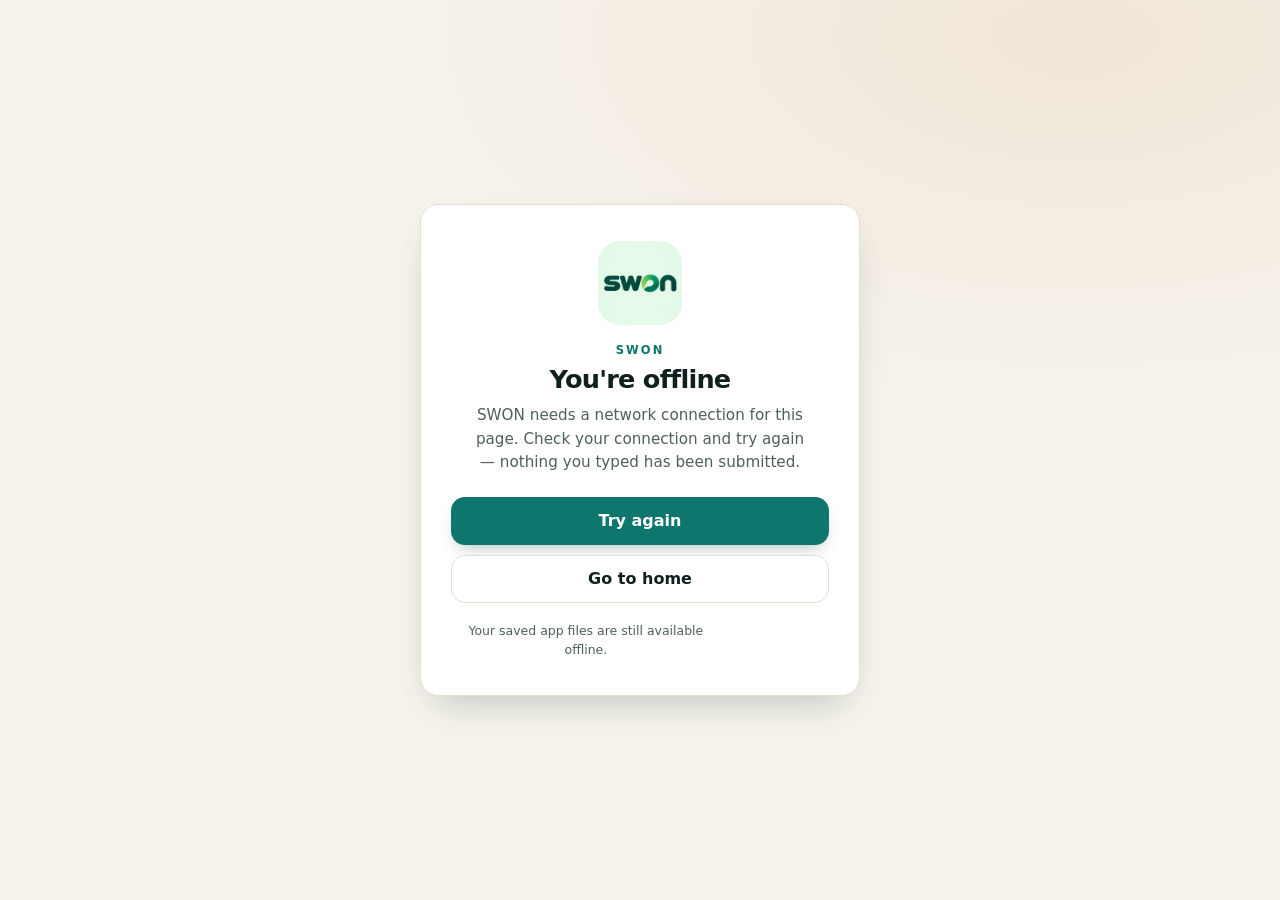
<file: public/offline.html>
<!doctype html>
<html lang="en">
<head>
    <meta charset="utf-8">
    <meta name="viewport" content="width=device-width, initial-scale=1, viewport-fit=cover">
    <meta name="color-scheme" content="light">
    <meta name="theme-color" content="#0F766E">
    <meta name="robots" content="noindex">
    <title>Offline · SWON</title>
    <style>
        :root {
            --ink: #10201e;
            --muted: #4f5f5c;
            --canvas: #f6f3ec;
            --card: #ffffff;
            --line: #e4ddd0;
            --primary: #0f766e;
            --primary-dark: #115e59;
            --primary-deep: #0b4540;
            --radius: 18px;
        }
        * { box-sizing: border-box; }
        html { -webkit-text-size-adjust: 100%; }
        body {
            margin: 0;
            min-height: 100vh;
            display: grid;
            place-items: center;
            padding: calc(24px + env(safe-area-inset-top, 0px)) 24px calc(24px + env(safe-area-inset-bottom, 0px));
            background:
                radial-gradient(120% 90% at 84% 4%, rgba(194, 118, 43, 0.10) 0%, rgba(194, 118, 43, 0) 46%),
                var(--canvas);
            color: var(--ink);
            font-family: "Manrope", "Segoe UI", system-ui, -apple-system, sans-serif;
        }
        .card {
            width: 100%;
            max-width: 440px;
            background: var(--card);
            border: 1px solid var(--line);
            border-radius: var(--radius);
            box-shadow: 0 18px 40px -16px rgba(16, 59, 43, 0.28);
            padding: 36px 30px;
            text-align: center;
        }
        .logo {
            width: 84px;
            height: 84px;
            border-radius: 22px;
            display: block;
            margin: 0 auto 18px;
        }
        .brand {
            display: block;
            font-size: 0.72rem;
            letter-spacing: 0.18em;
            font-weight: 800;
            color: var(--primary);
            text-transform: uppercase;
            margin-bottom: 8px;
        }
        h1 {
            margin: 0 0 10px;
            font-size: 1.6rem;
            line-height: 1.15;
            letter-spacing: -0.03em;
        }
        p {
            margin: 0 auto 22px;
            max-width: 34ch;
            color: var(--muted);
            font-size: 0.95rem;
            line-height: 1.55;
        }
        .actions { display: grid; gap: 10px; }
        .btn {
            display: inline-flex;
            align-items: center;
            justify-content: center;
            min-height: 48px;
            padding: 12px 20px;
            border-radius: 14px;
            font: inherit;
            font-weight: 800;
            text-decoration: none;
            cursor: pointer;
            border: 1.5px solid transparent;
        }
        .btn-primary {
            background: var(--primary);
            color: #fff;
            box-shadow: 0 8px 18px -8px rgba(23, 77, 56, 0.42);
        }
        .btn-primary:hover { background: var(--primary-dark); }
        .btn-ghost { background: var(--card); border-color: var(--line); color: var(--ink); }
        .btn-ghost:hover { border-color: var(--primary); color: var(--primary-deep); }
        .note { margin: 18px 0 0; font-size: 0.78rem; color: var(--muted); }
        .note.online { color: var(--primary-dark); font-weight: 700; }
        :focus-visible { outline: 3px solid var(--primary); outline-offset: 2px; border-radius: 4px; }
        @media (prefers-reduced-motion: reduce) { * { transition: none !important; } }
    </style>
</head>
<body>
    <main class="card">
        <img class="logo" src="[data-uri]" alt="SWON" width="84" height="84">
        <span class="brand">SWON</span>
        <h1>You're offline</h1>
        <p>SWON needs a network connection for this page. Check your connection and try again — nothing you typed has been submitted.</p>
        <div class="actions">
            <button class="btn btn-primary" type="button" id="retry">Try again</button>
            <a class="btn btn-ghost" id="home" href="./">Go to home</a>
        </div>
        <p class="note" id="note" role="status" aria-live="polite">Your saved app files are still available offline.</p>
    </main>
    <script>
        (function () {
            'use strict';
            var note = document.getElementById('note');
            var home = document.getElementById('home');
            var retry = document.getElementById('retry');
            var reloading = false;

            // The offline page can be served for any deep link, so resolve the
            // real app root from the service-worker scope, not a relative path.
            if ('serviceWorker' in navigator && navigator.serviceWorker.getRegistration) {
                navigator.serviceWorker.getRegistration().then(function (registration) {
                    if (registration && registration.scope) {
                        // Go to the app home, not the intro, after an offline recovery.
                        home.href = registration.scope.replace(/\/?$/, '/') + 'home';
                    }
                }).catch(function () { /* keep the relative fallback */ });
            }

            retry.addEventListener('click', function () {
                window.location.reload();
            });

            // Recover once when the connection returns. The guard prevents a
            // reload loop if the network is flapping or the server is down.
            window.addEventListener('online', function () {
                if (reloading) { return; }
                reloading = true;
                if (note) {
                    note.textContent = 'Back online — reloading…';
                    note.className = 'note online';
                }
                window.setTimeout(function () { window.location.reload(); }, 700);
            });
        })();
    </script>
</body>
</html>
</file>
